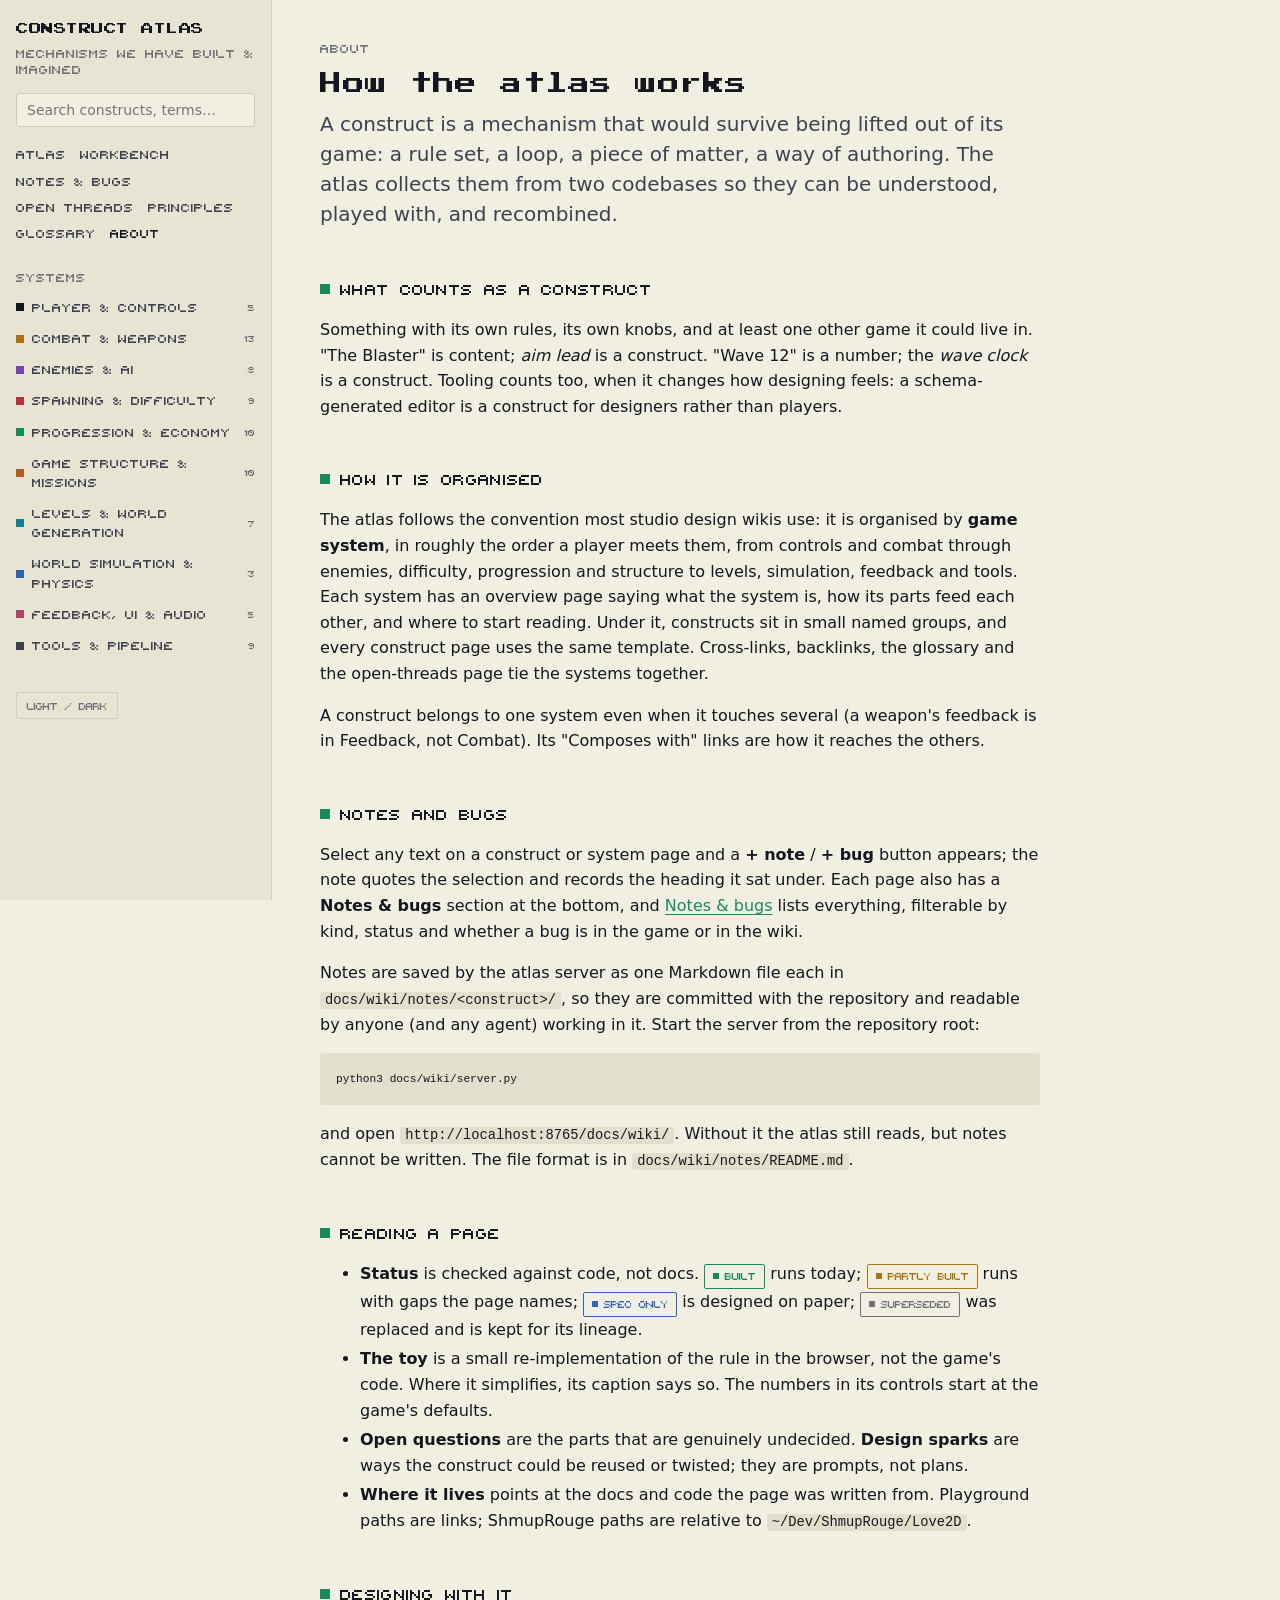
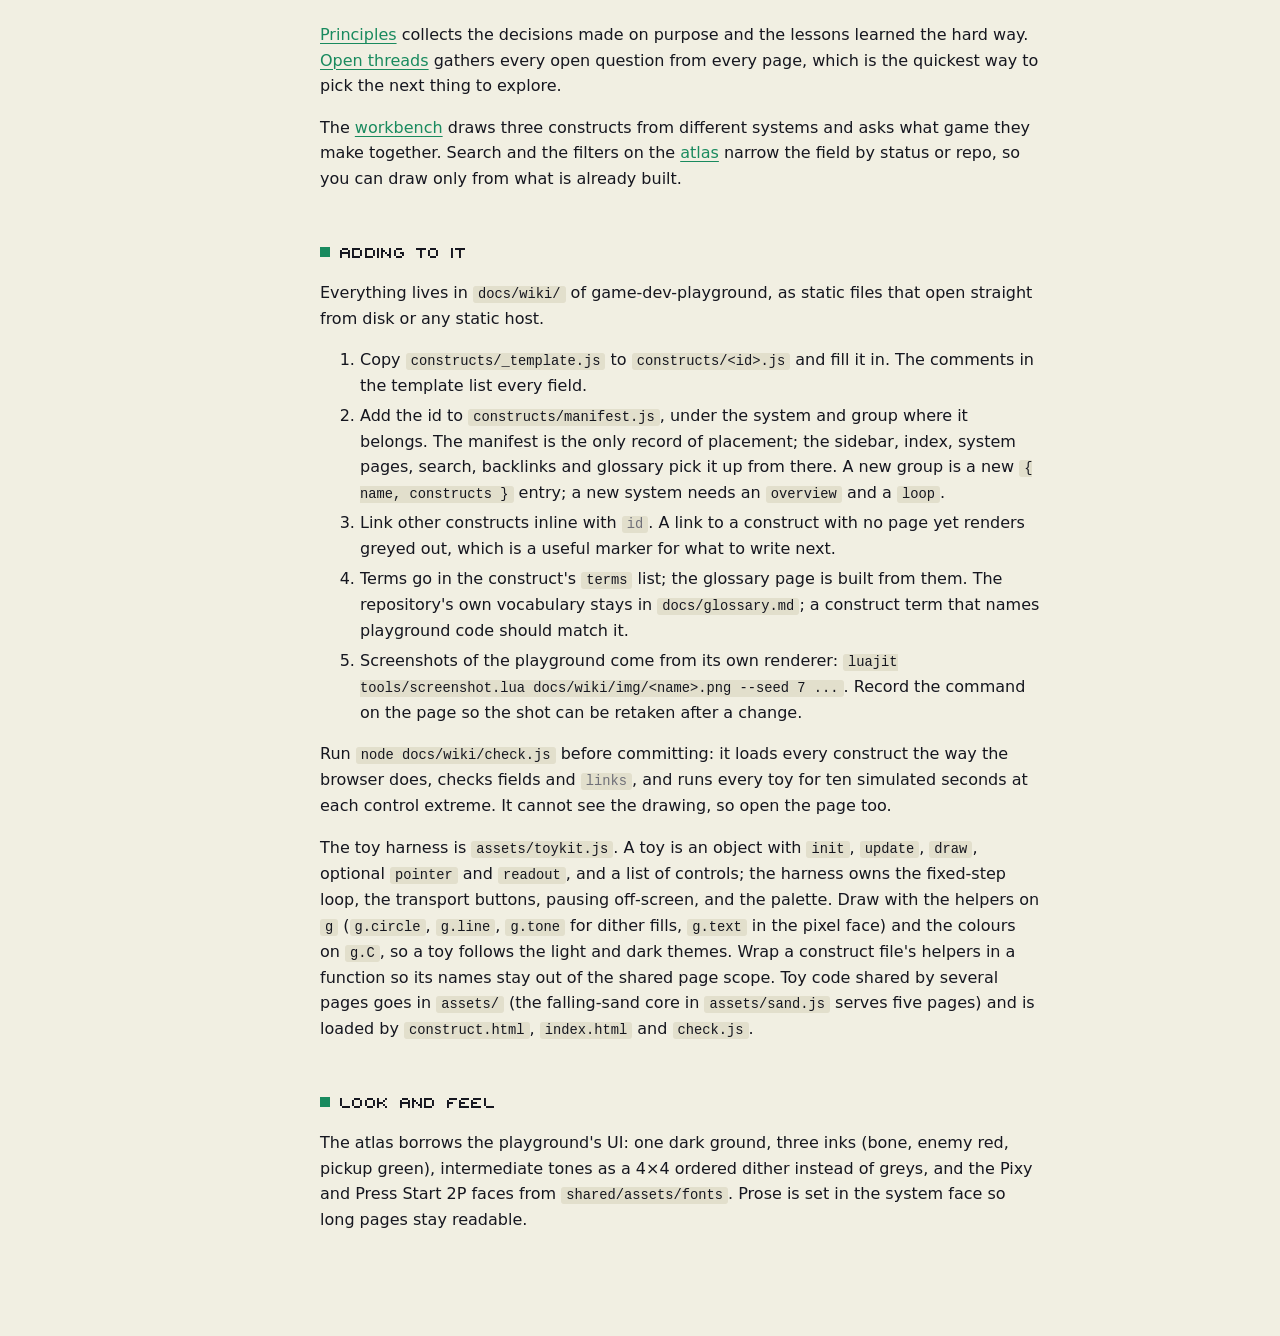
<file: docs/wiki/about.html>
<!doctype html>
<html lang="en">
<head>
  <meta charset="utf-8">
  <meta name="viewport" content="width=device-width, initial-scale=1">
  <title>About · Construct Atlas</title>
  <link rel="stylesheet" href="assets/wiki.css">
  <script src="assets/toykit.js"></script>
  <script src="assets/notes.js"></script>
  <script src="assets/wiki.js"></script>
</head>
<body>
  <template id="about">
    <div class="prose">
      <div class="kicker">About</div>
      <h1>How the atlas works</h1>
      <p class="lede">A construct is a mechanism that would survive being lifted out of its game: a rule set, a loop, a piece of matter, a way of authoring. The atlas collects them from two codebases so they can be understood, played with, and recombined.</p>

      <h2>What counts as a construct</h2>
      <p>Something with its own rules, its own knobs, and at least one other game it could live in. "The Blaster" is content; <em>aim lead</em> is a construct. "Wave 12" is a number; the <em>wave clock</em> is a construct. Tooling counts too, when it changes how designing feels: a schema-generated editor is a construct for designers rather than players.</p>

      <h2>How it is organised</h2>
      <p>The atlas follows the convention most studio design wikis use: it is organised by <b>game system</b>, in roughly the order a player meets them, from controls and combat through enemies, difficulty, progression and structure to levels, simulation, feedback and tools. Each system has an overview page saying what the system is, how its parts feed each other, and where to start reading. Under it, constructs sit in small named groups, and every construct page uses the same template. Cross-links, backlinks, the glossary and the open-threads page tie the systems together.</p>
      <p>A construct belongs to one system even when it touches several (a weapon's feedback is in Feedback, not Combat). Its "Composes with" links are how it reaches the others.</p>

      <h2>Notes and bugs</h2>
      <p>Select any text on a construct or system page and a <b>+ note</b> / <b>+ bug</b> button appears; the note quotes the selection and records the heading it sat under. Each page also has a <b>Notes &amp; bugs</b> section at the bottom, and <a href="notes.html">Notes &amp; bugs</a> lists everything, filterable by kind, status and whether a bug is in the game or in the wiki.</p>
      <p>Notes are saved by the atlas server as one Markdown file each in <code>docs/wiki/notes/&lt;construct&gt;/</code>, so they are committed with the repository and readable by anyone (and any agent) working in it. Start the server from the repository root:</p>
      <pre><code>python3 docs/wiki/server.py</code></pre>
      <p>and open <code>http://localhost:8765/docs/wiki/</code>. Without it the atlas still reads, but notes cannot be written. The file format is in <code>docs/wiki/notes/README.md</code>.</p>

      <h2>Reading a page</h2>
      <ul>
        <li><b>Status</b> is checked against code, not docs. <span class="chip built"><i></i>Built</span> runs today; <span class="chip partial"><i></i>Partly built</span> runs with gaps the page names; <span class="chip spec"><i></i>Spec only</span> is designed on paper; <span class="chip superseded"><i></i>Superseded</span> was replaced and is kept for its lineage.</li>
        <li><b>The toy</b> is a small re-implementation of the rule in the browser, not the game's code. Where it simplifies, its caption says so. The numbers in its controls start at the game's defaults.</li>
        <li><b>Open questions</b> are the parts that are genuinely undecided. <b>Design sparks</b> are ways the construct could be reused or twisted; they are prompts, not plans.</li>
        <li><b>Where it lives</b> points at the docs and code the page was written from. Playground paths are links; ShmupRouge paths are relative to <code>~/Dev/ShmupRouge/Love2D</code>.</li>
      </ul>

      <h2>Designing with it</h2>
      <p><a href="principles.html">Principles</a> collects the decisions made on purpose and the lessons learned the hard way. <a href="threads.html">Open threads</a> gathers every open question from every page, which is the quickest way to pick the next thing to explore.</p>
      <p>The <a href="workbench.html">workbench</a> draws three constructs from different systems and asks what game they make together. Search and the filters on the <a href="index.html">atlas</a> narrow the field by status or repo, so you can draw only from what is already built.</p>

      <h2>Adding to it</h2>
      <p>Everything lives in <code>docs/wiki/</code> of game-dev-playground, as static files that open straight from disk or any static host.</p>
      <ol>
        <li>Copy <code>constructs/_template.js</code> to <code>constructs/&lt;id&gt;.js</code> and fill it in. The comments in the template list every field.</li>
        <li>Add the id to <code>constructs/manifest.js</code>, under the system and group where it belongs. The manifest is the only record of placement; the sidebar, index, system pages, search, backlinks and glossary pick it up from there. A new group is a new <code>{ name, constructs }</code> entry; a new system needs an <code>overview</code> and a <code>loop</code>.</li>
        <li>Link other constructs inline with <code>[[id]]</code>. A link to a construct with no page yet renders greyed out, which is a useful marker for what to write next.</li>
        <li>Terms go in the construct's <code>terms</code> list; the glossary page is built from them. The repository's own vocabulary stays in <code>docs/glossary.md</code>; a construct term that names playground code should match it.</li>
        <li>Screenshots of the playground come from its own renderer: <code>luajit tools/screenshot.lua docs/wiki/img/&lt;name&gt;.png --seed 7 ...</code>. Record the command on the page so the shot can be retaken after a change.</li>
      </ol>
      <p>Run <code>node docs/wiki/check.js</code> before committing: it loads every construct the way the browser does, checks fields and <code>[[links]]</code>, and runs every toy for ten simulated seconds at each control extreme. It cannot see the drawing, so open the page too.</p>
      <p>The toy harness is <code>assets/toykit.js</code>. A toy is an object with <code>init</code>, <code>update</code>, <code>draw</code>, optional <code>pointer</code> and <code>readout</code>, and a list of controls; the harness owns the fixed-step loop, the transport buttons, pausing off-screen, and the palette. Draw with the helpers on <code>g</code> (<code>g.circle</code>, <code>g.line</code>, <code>g.tone</code> for dither fills, <code>g.text</code> in the pixel face) and the colours on <code>g.C</code>, so a toy follows the light and dark themes. Wrap a construct file's helpers in a function so its names stay out of the shared page scope. Toy code shared by several pages goes in <code>assets/</code> (the falling-sand core in <code>assets/sand.js</code> serves five pages) and is loaded by <code>construct.html</code>, <code>index.html</code> and <code>check.js</code>.</p>

      <h2>Look and feel</h2>
      <p>The atlas borrows the playground's UI: one dark ground, three inks (bone, enemy red, pickup green), intermediate tones as a 4×4 ordered dither instead of greys, and the Pixy and Press Start 2P faces from <code>shared/assets/fonts</code>. Prose is set in the system face so long pages stay readable.</p>
    </div>
  </template>
  <script>Wiki.page("about");</script>
</body>
</html>
</file>
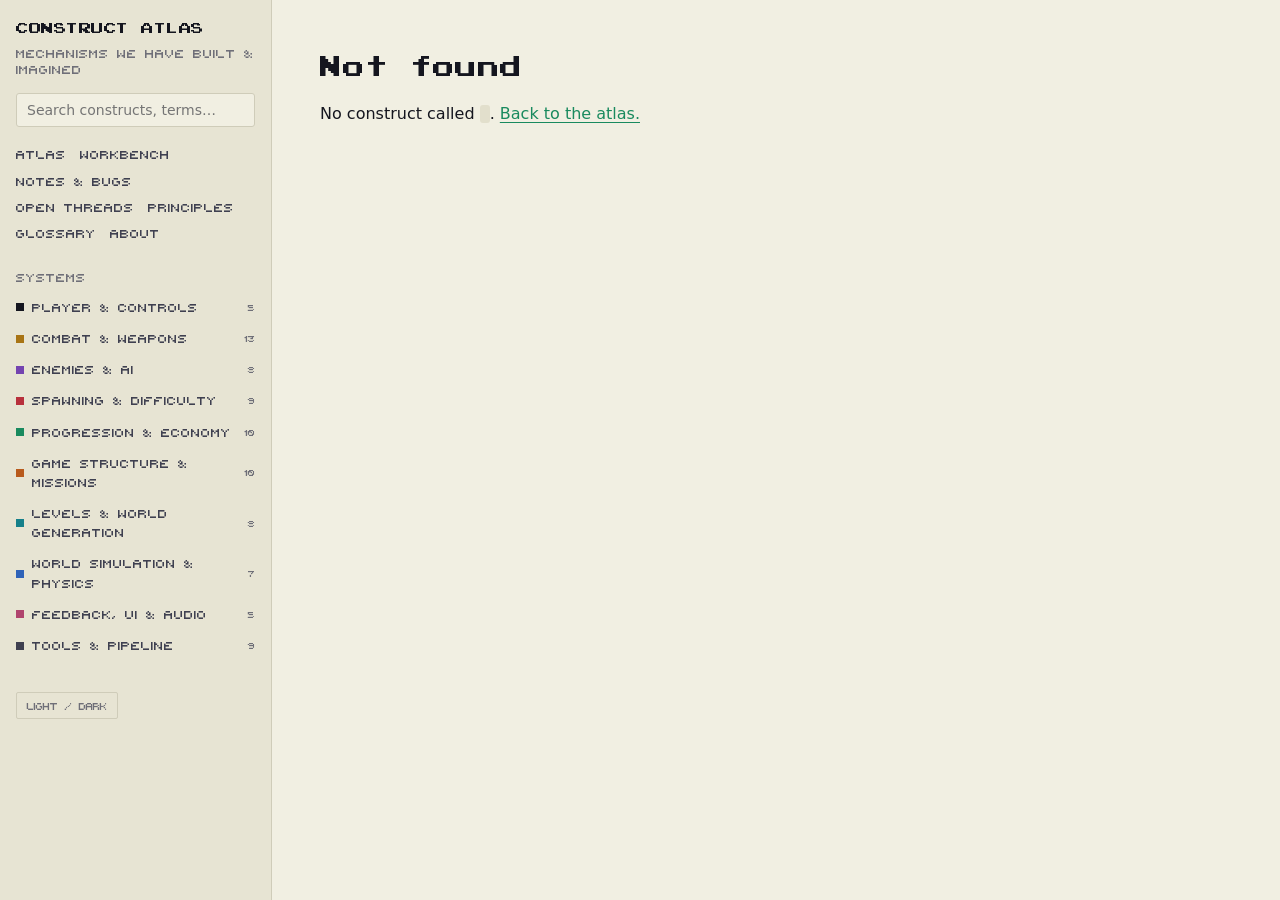
<file: docs/wiki/construct.html>
<!doctype html>
<html lang="en">
<head>
  <meta charset="utf-8">
  <meta name="viewport" content="width=device-width, initial-scale=1">
  <title>Construct Atlas</title>
  <link rel="stylesheet" href="assets/wiki.css">
  <script src="assets/toykit.js"></script>
  <script src="assets/sand.js"></script>
  <script src="assets/notes.js"></script>
  <script src="assets/wiki.js"></script>
</head>
<body>
  <noscript>The atlas renders its pages with JavaScript. The construct files in constructs/ are readable on their own.</noscript>
  <script>Wiki.page("construct");</script>
</body>
</html>
</file>
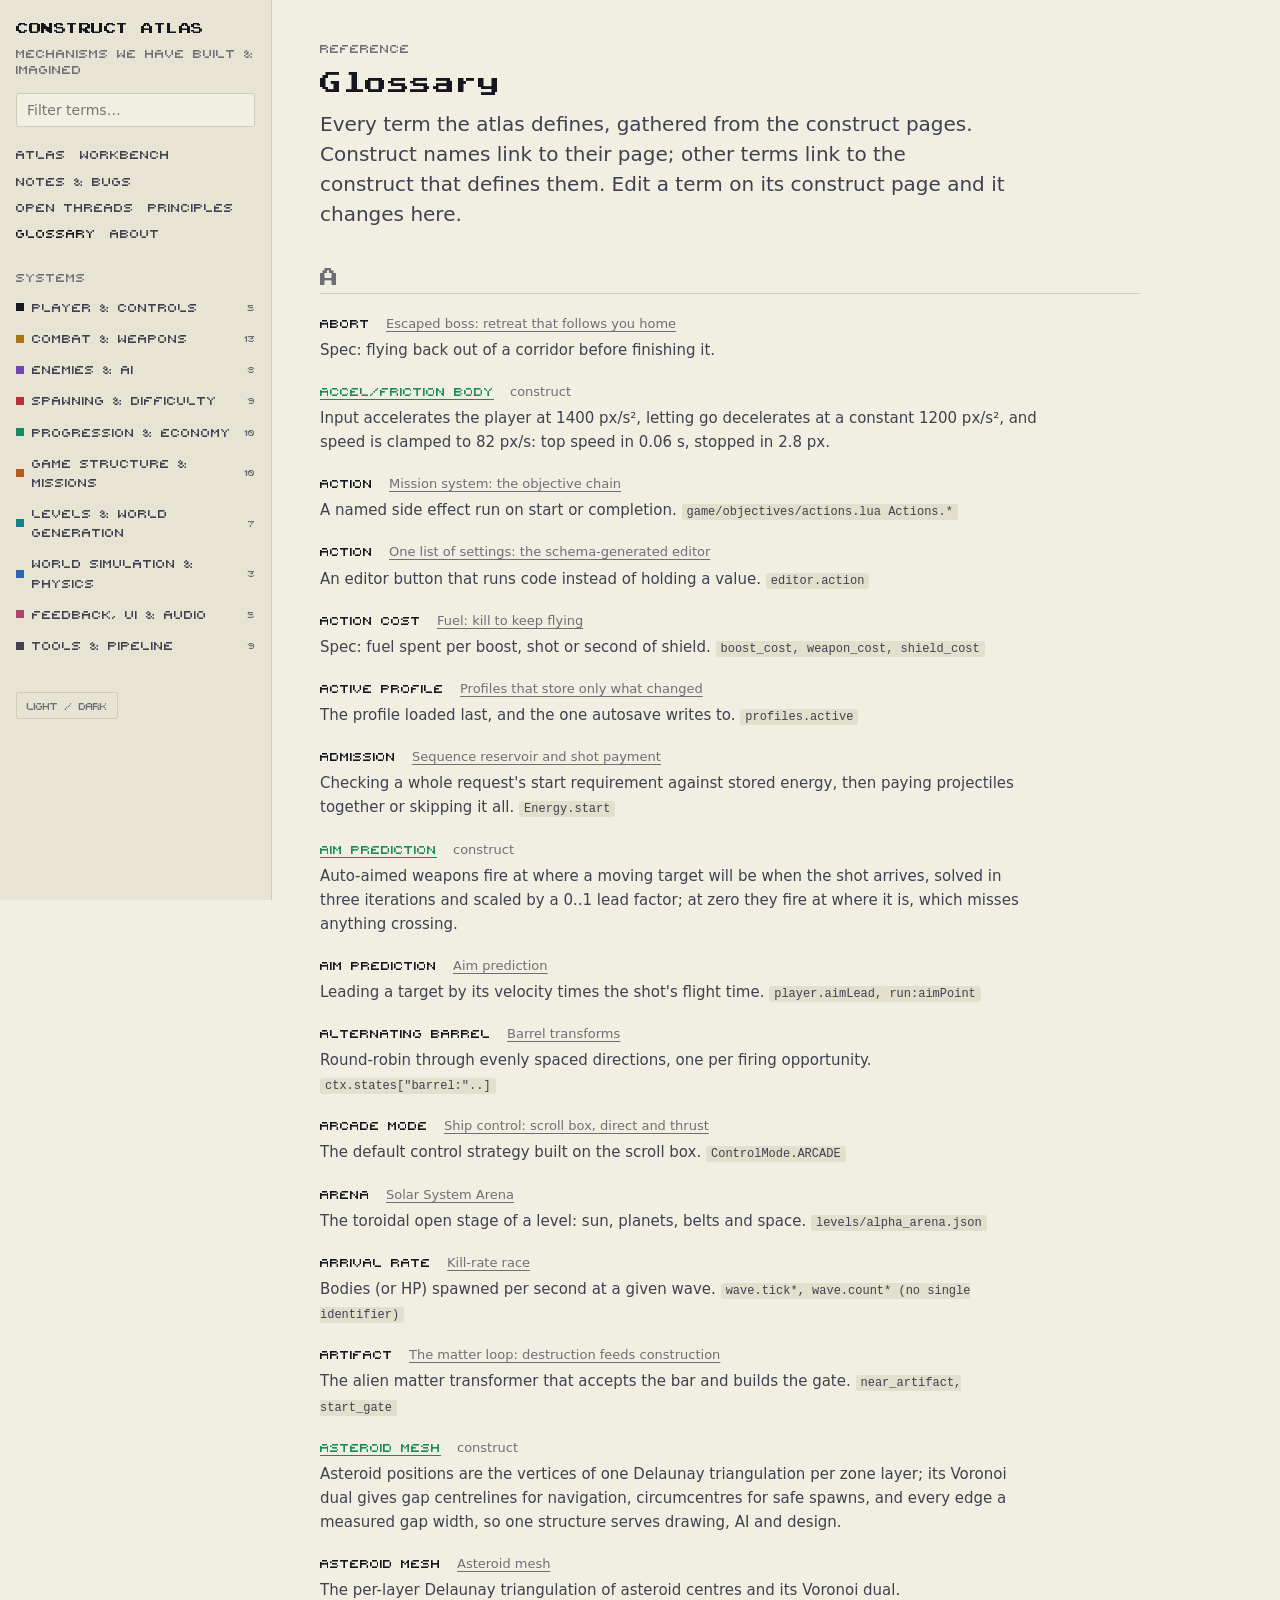
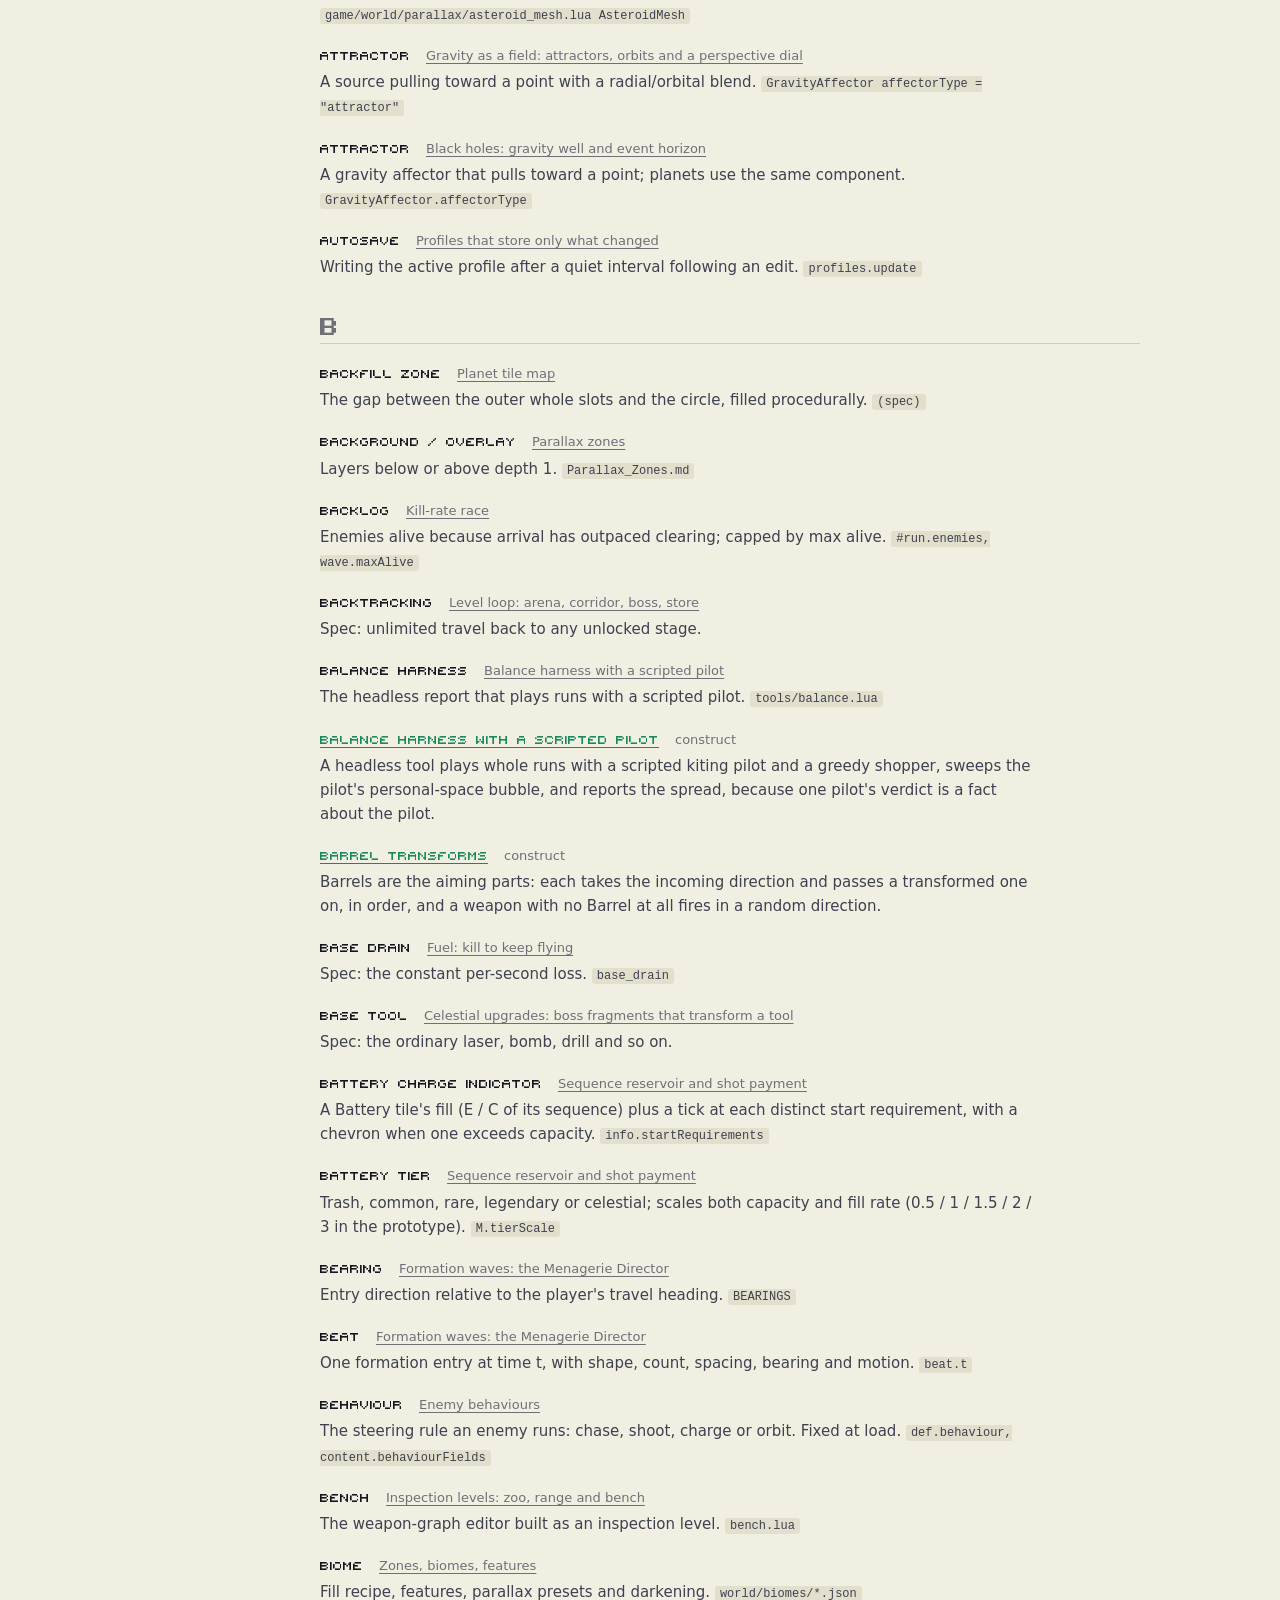
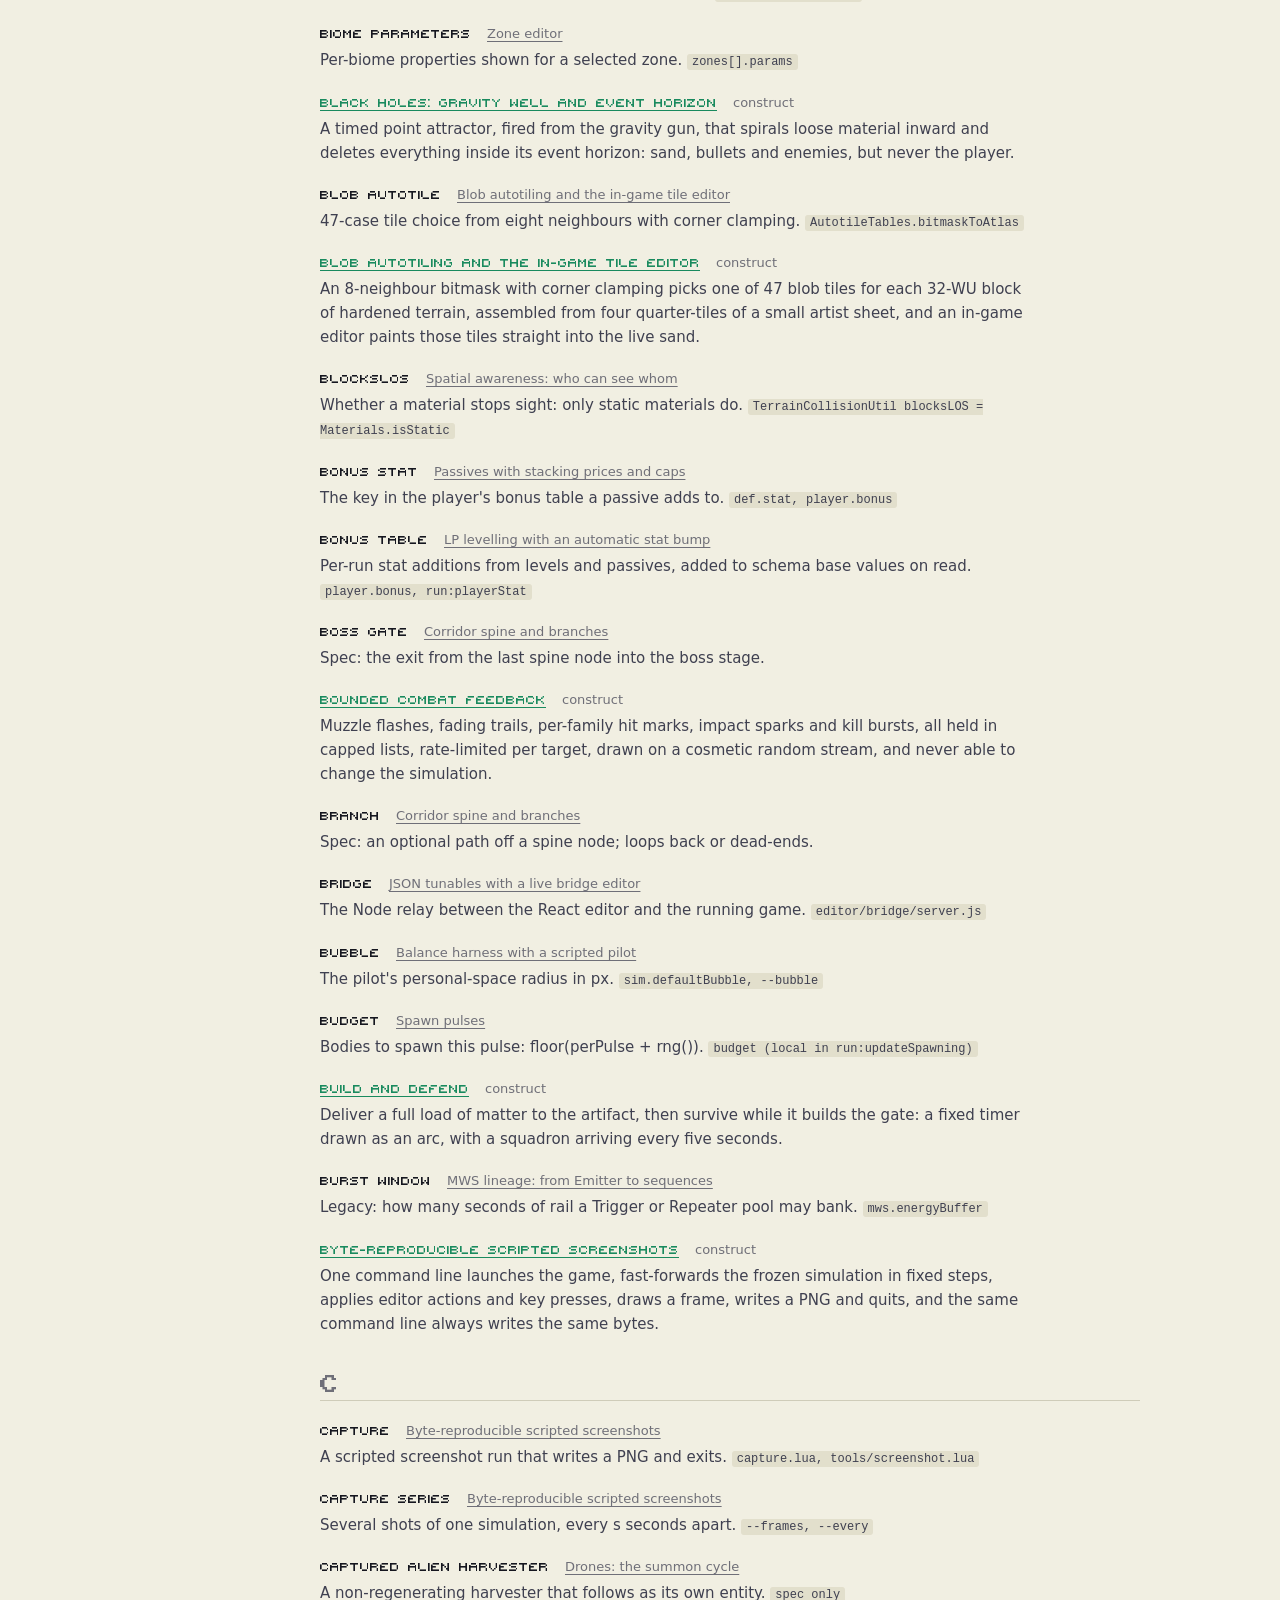
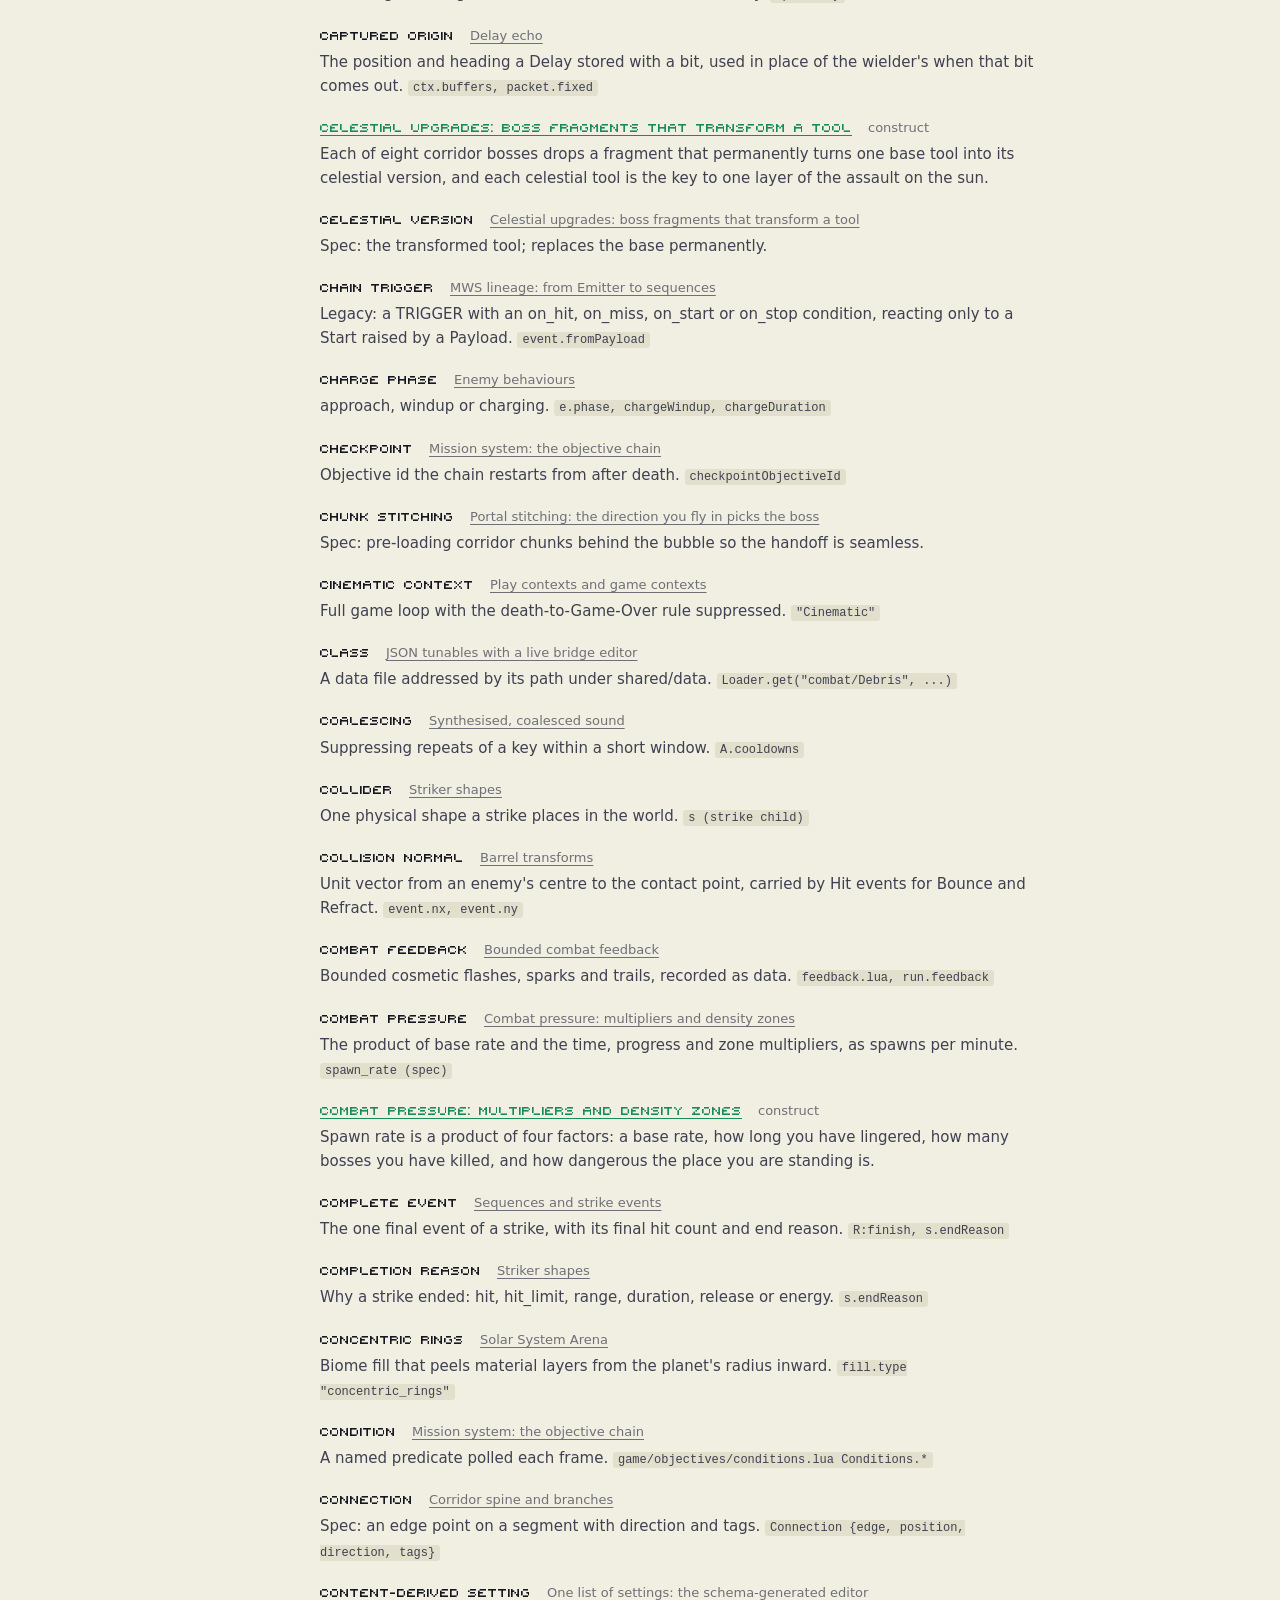
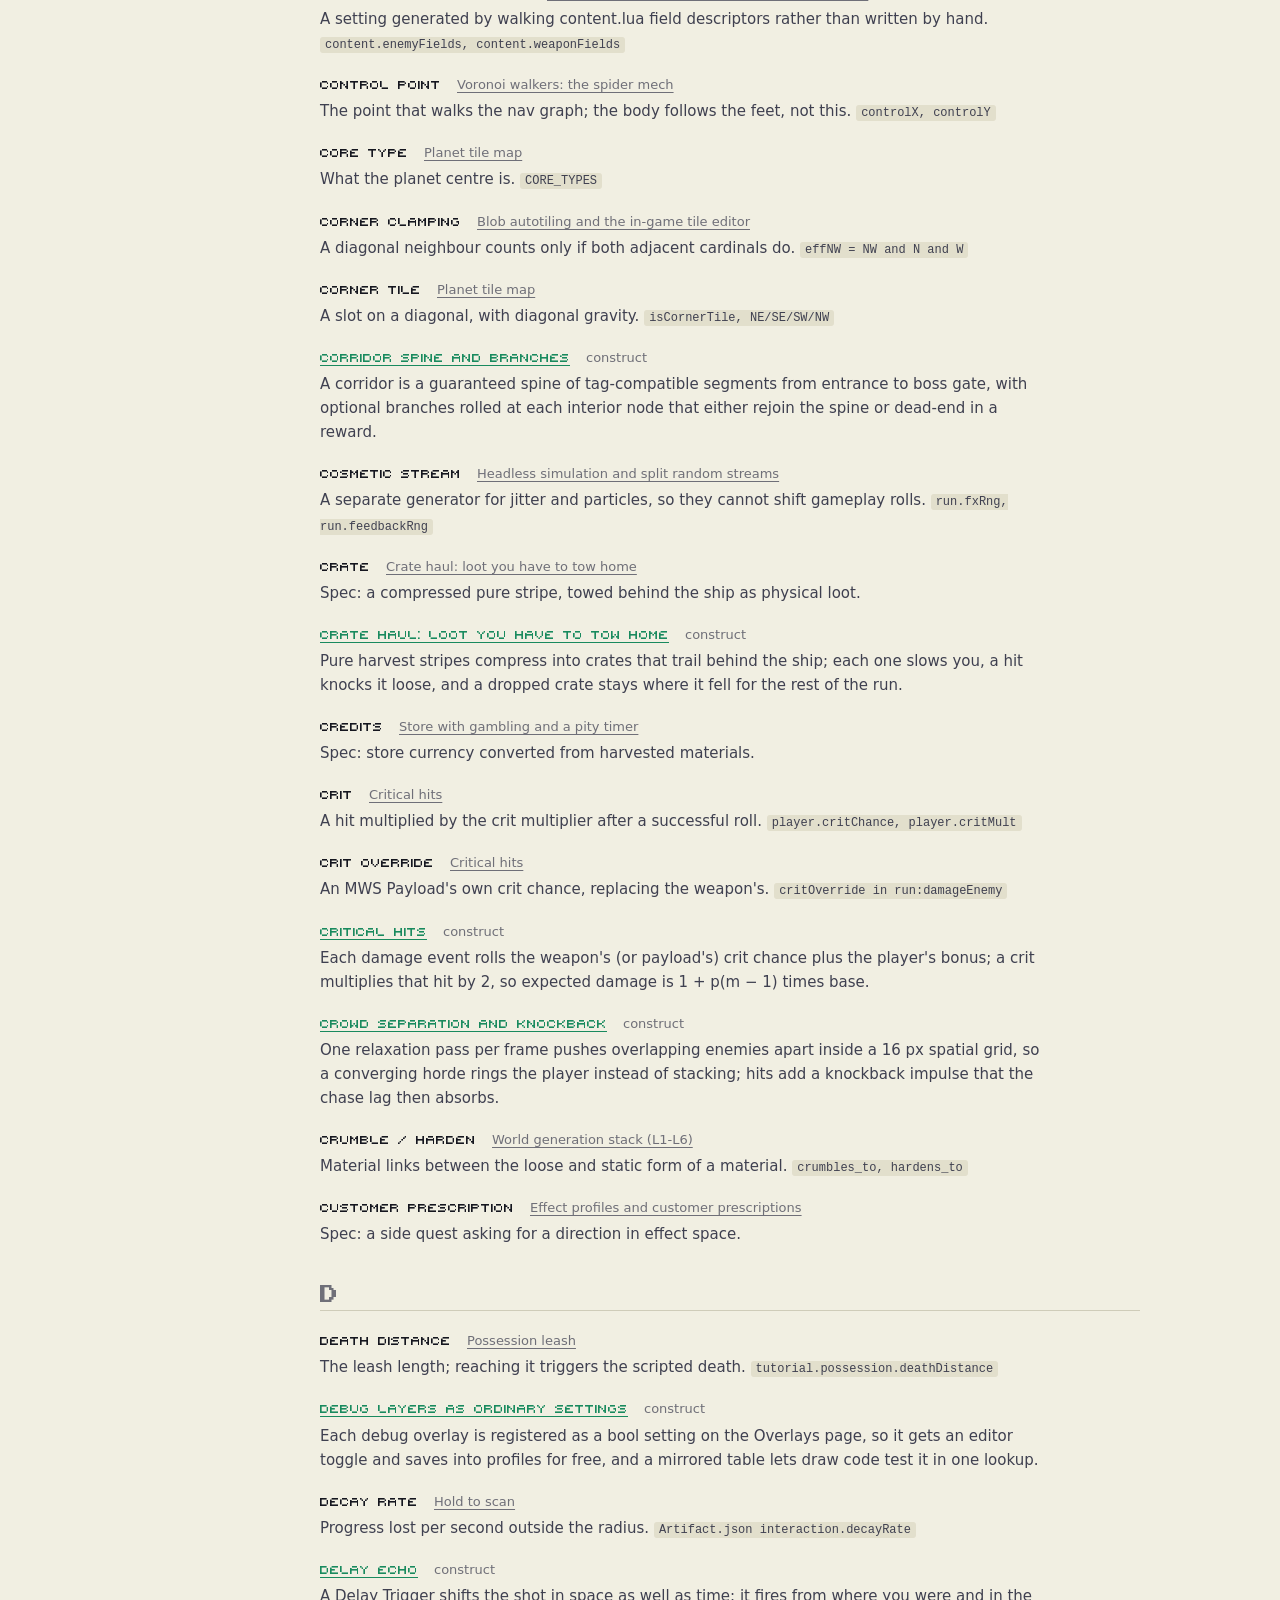
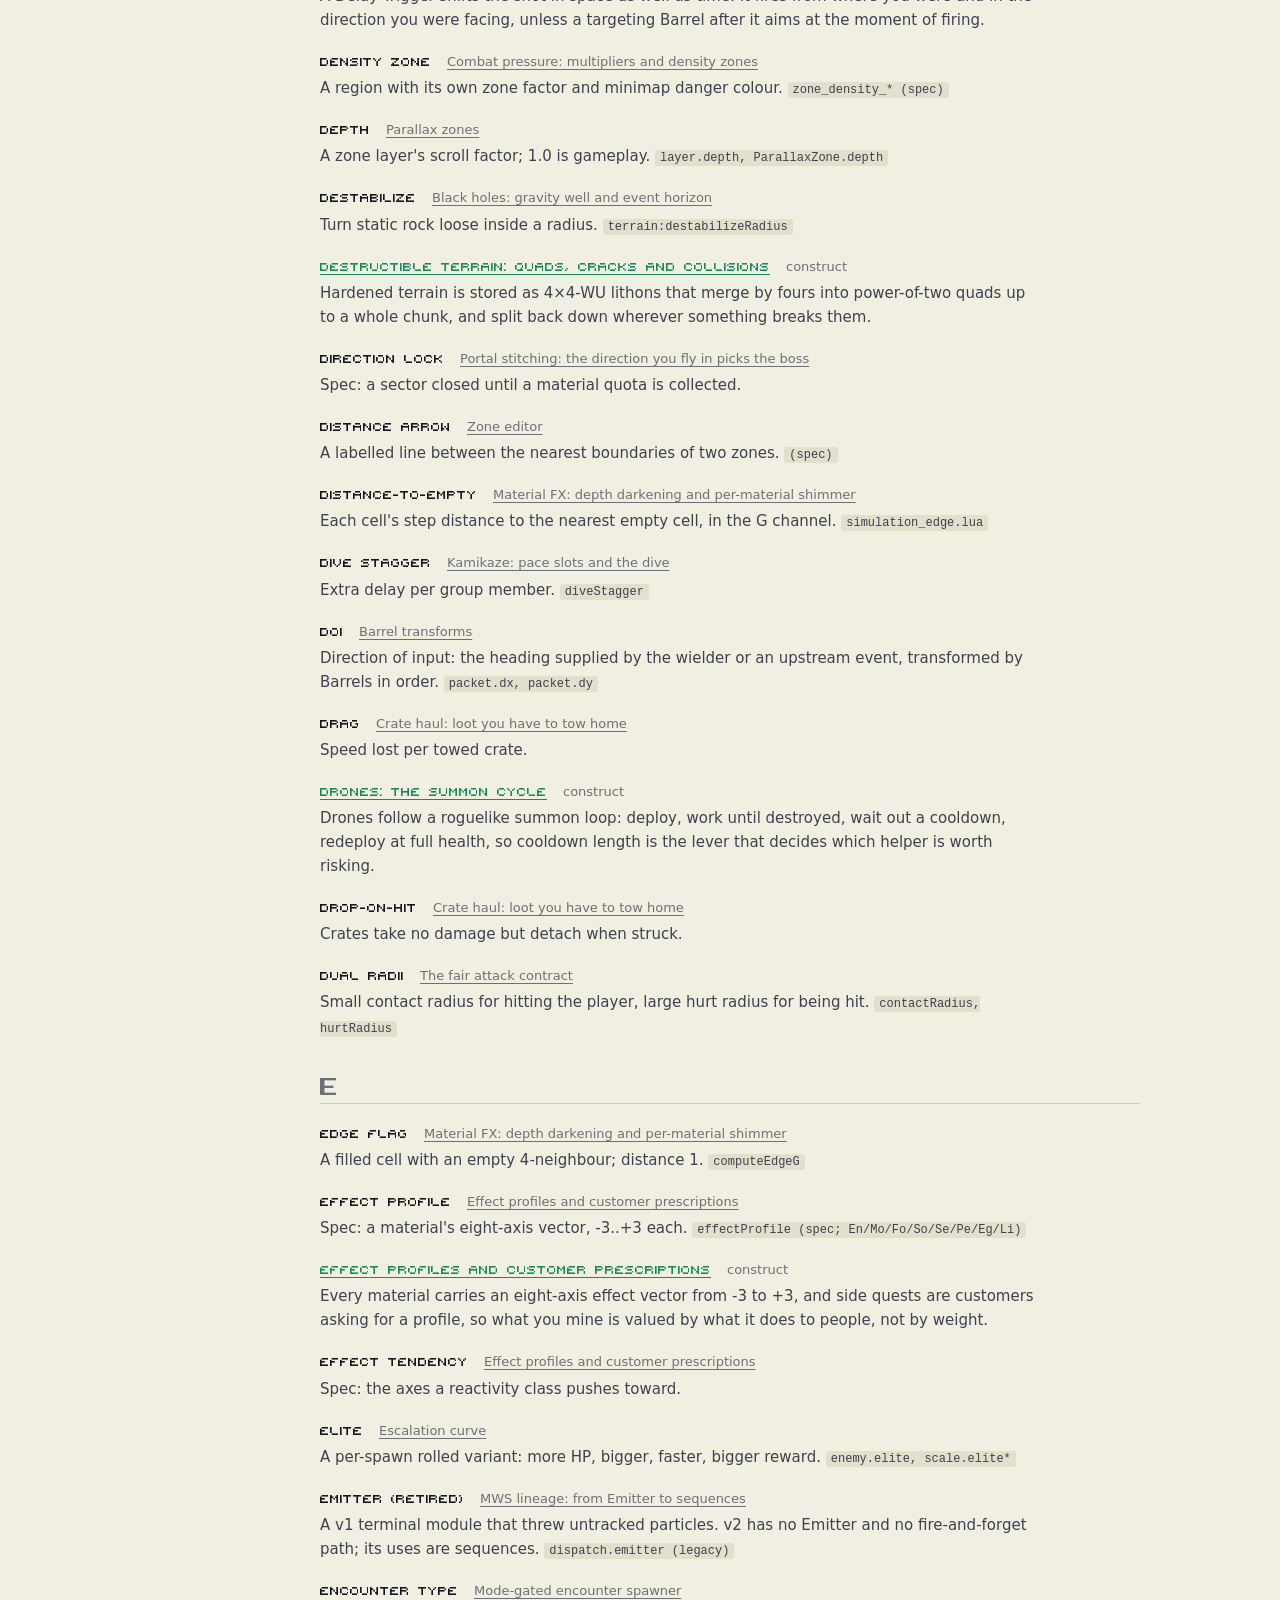
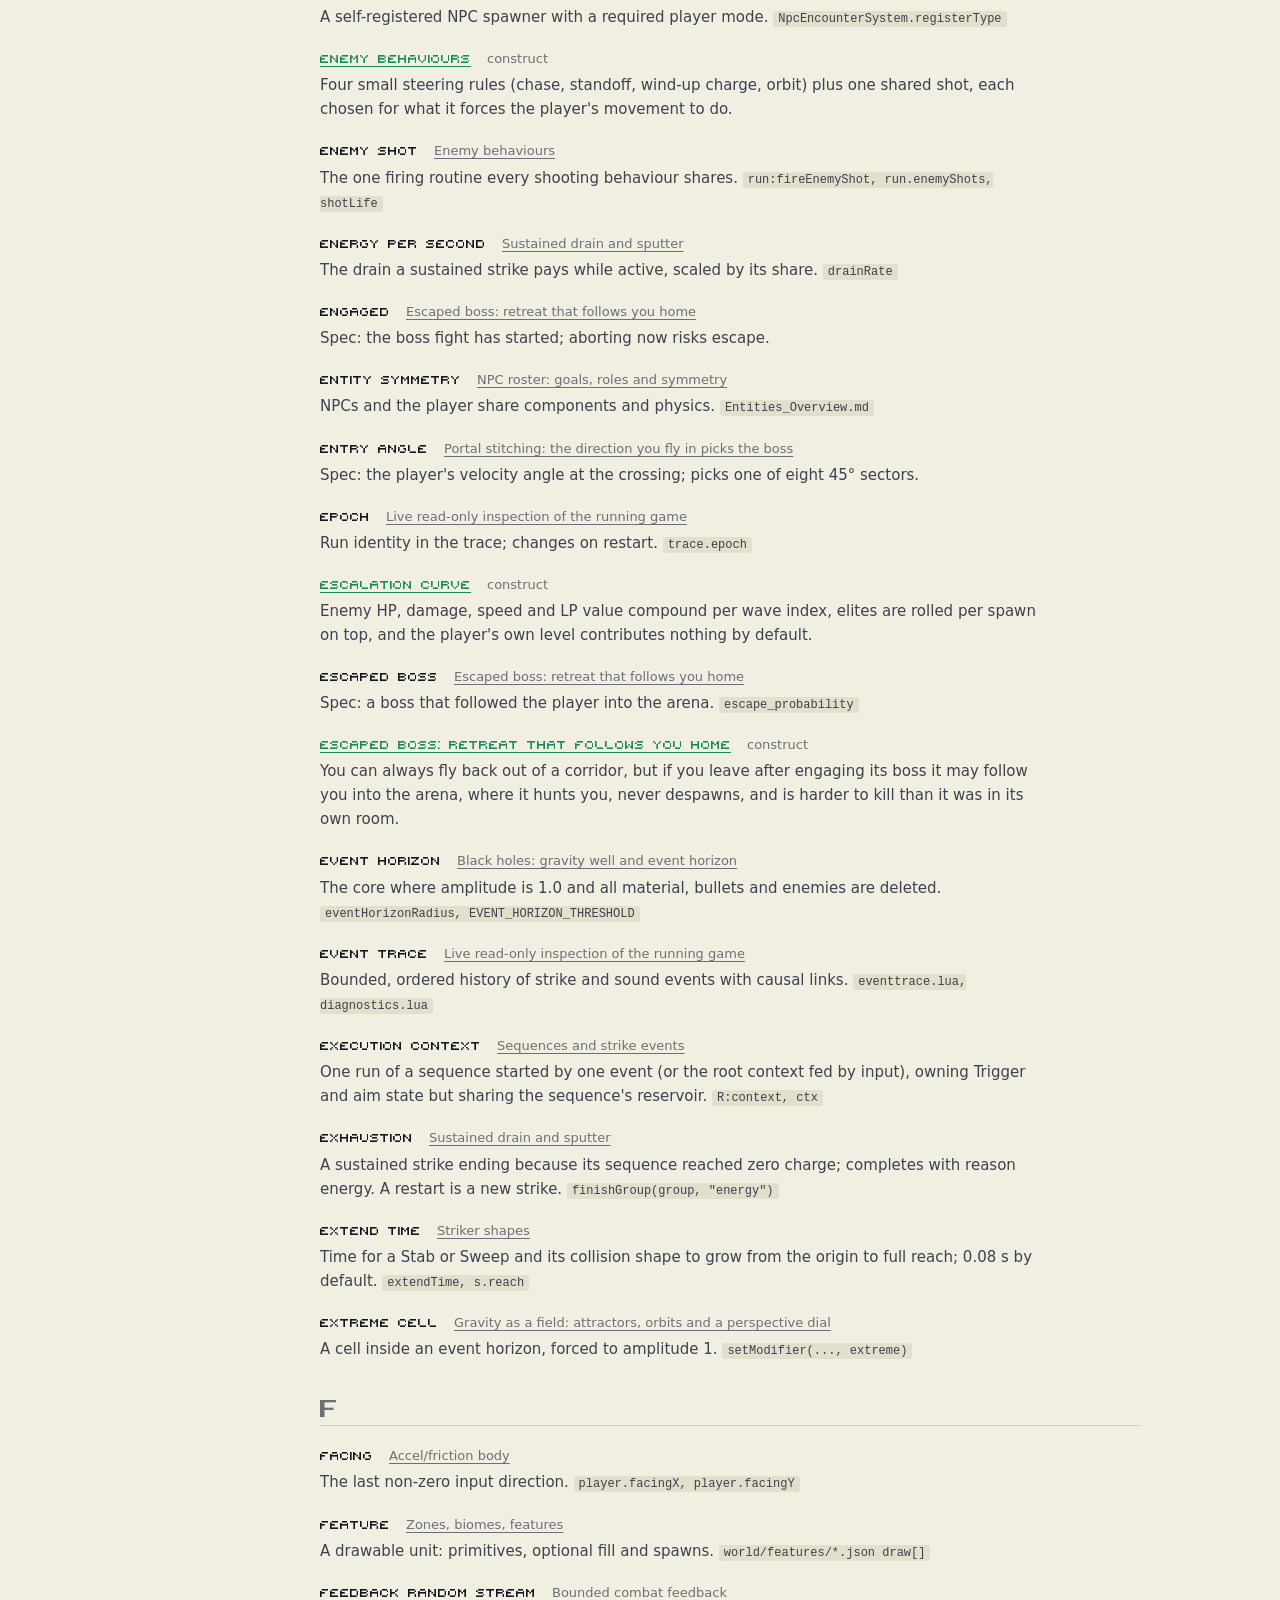
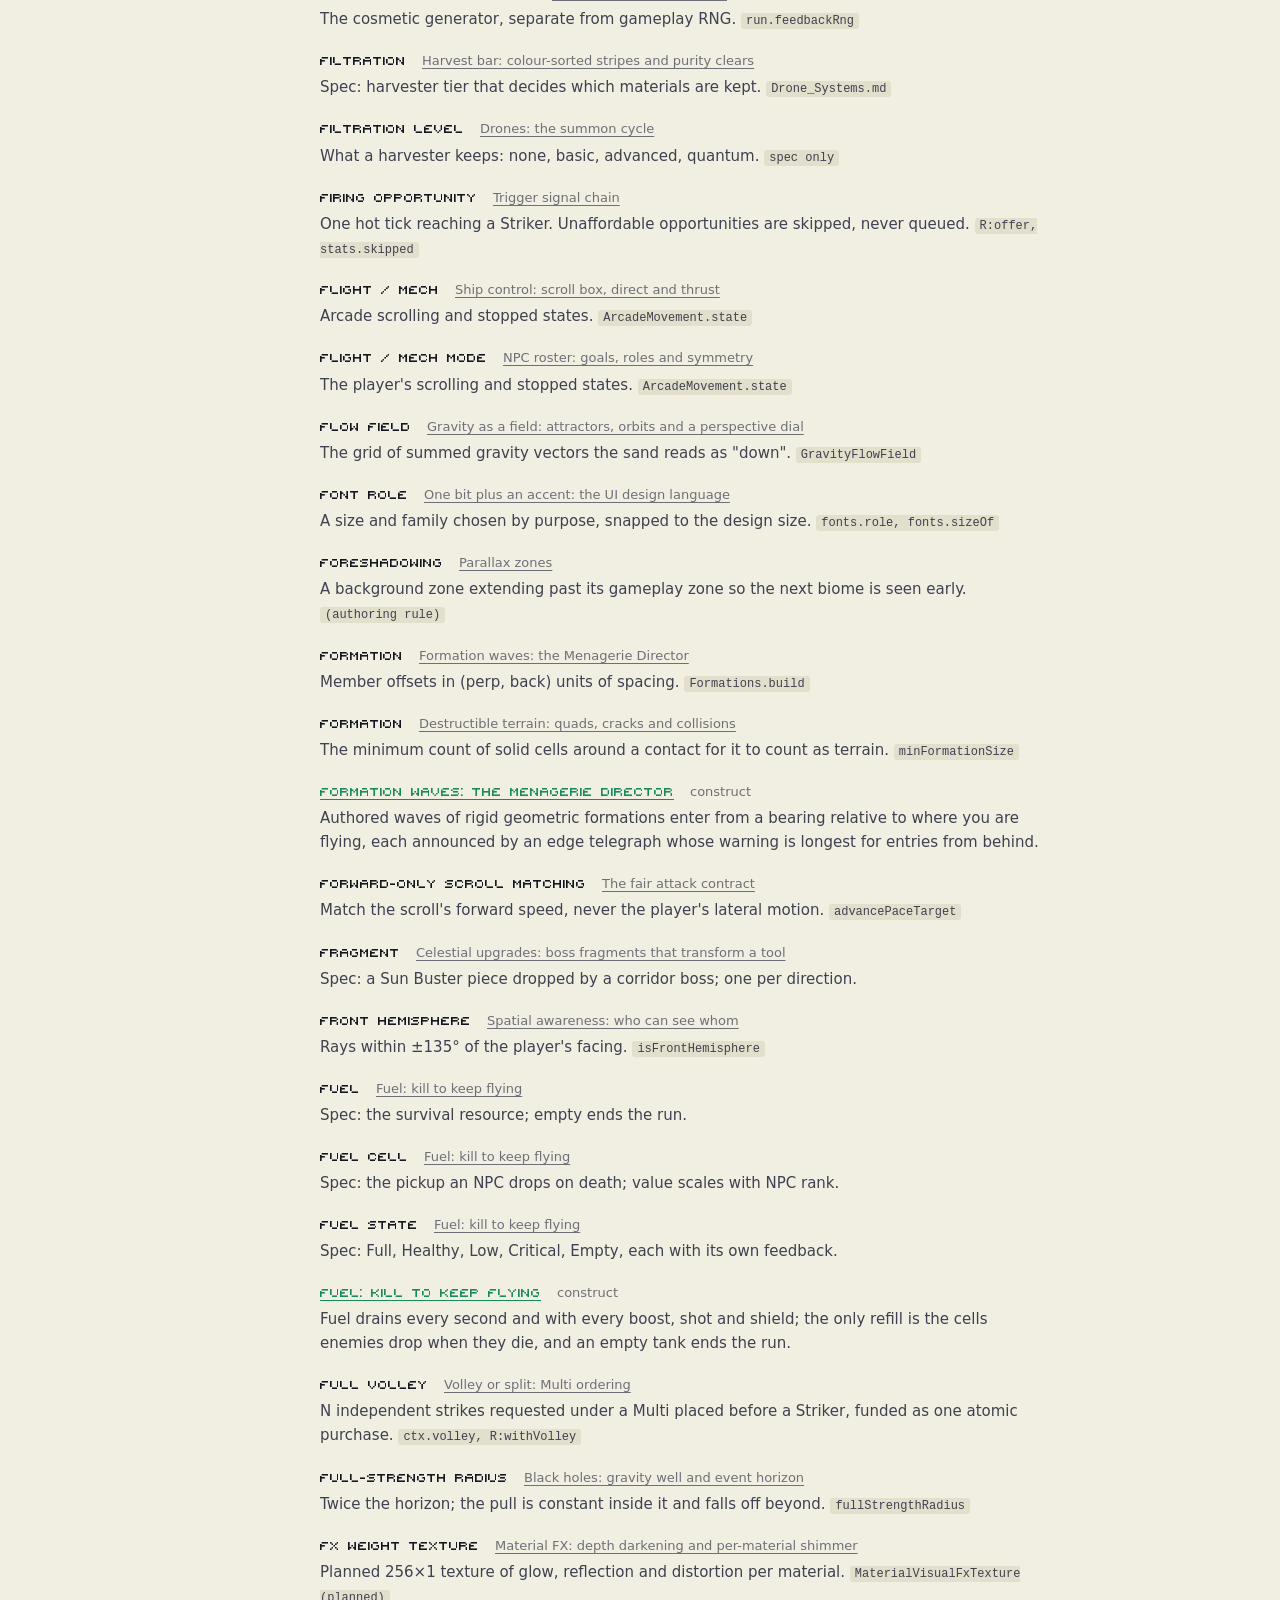
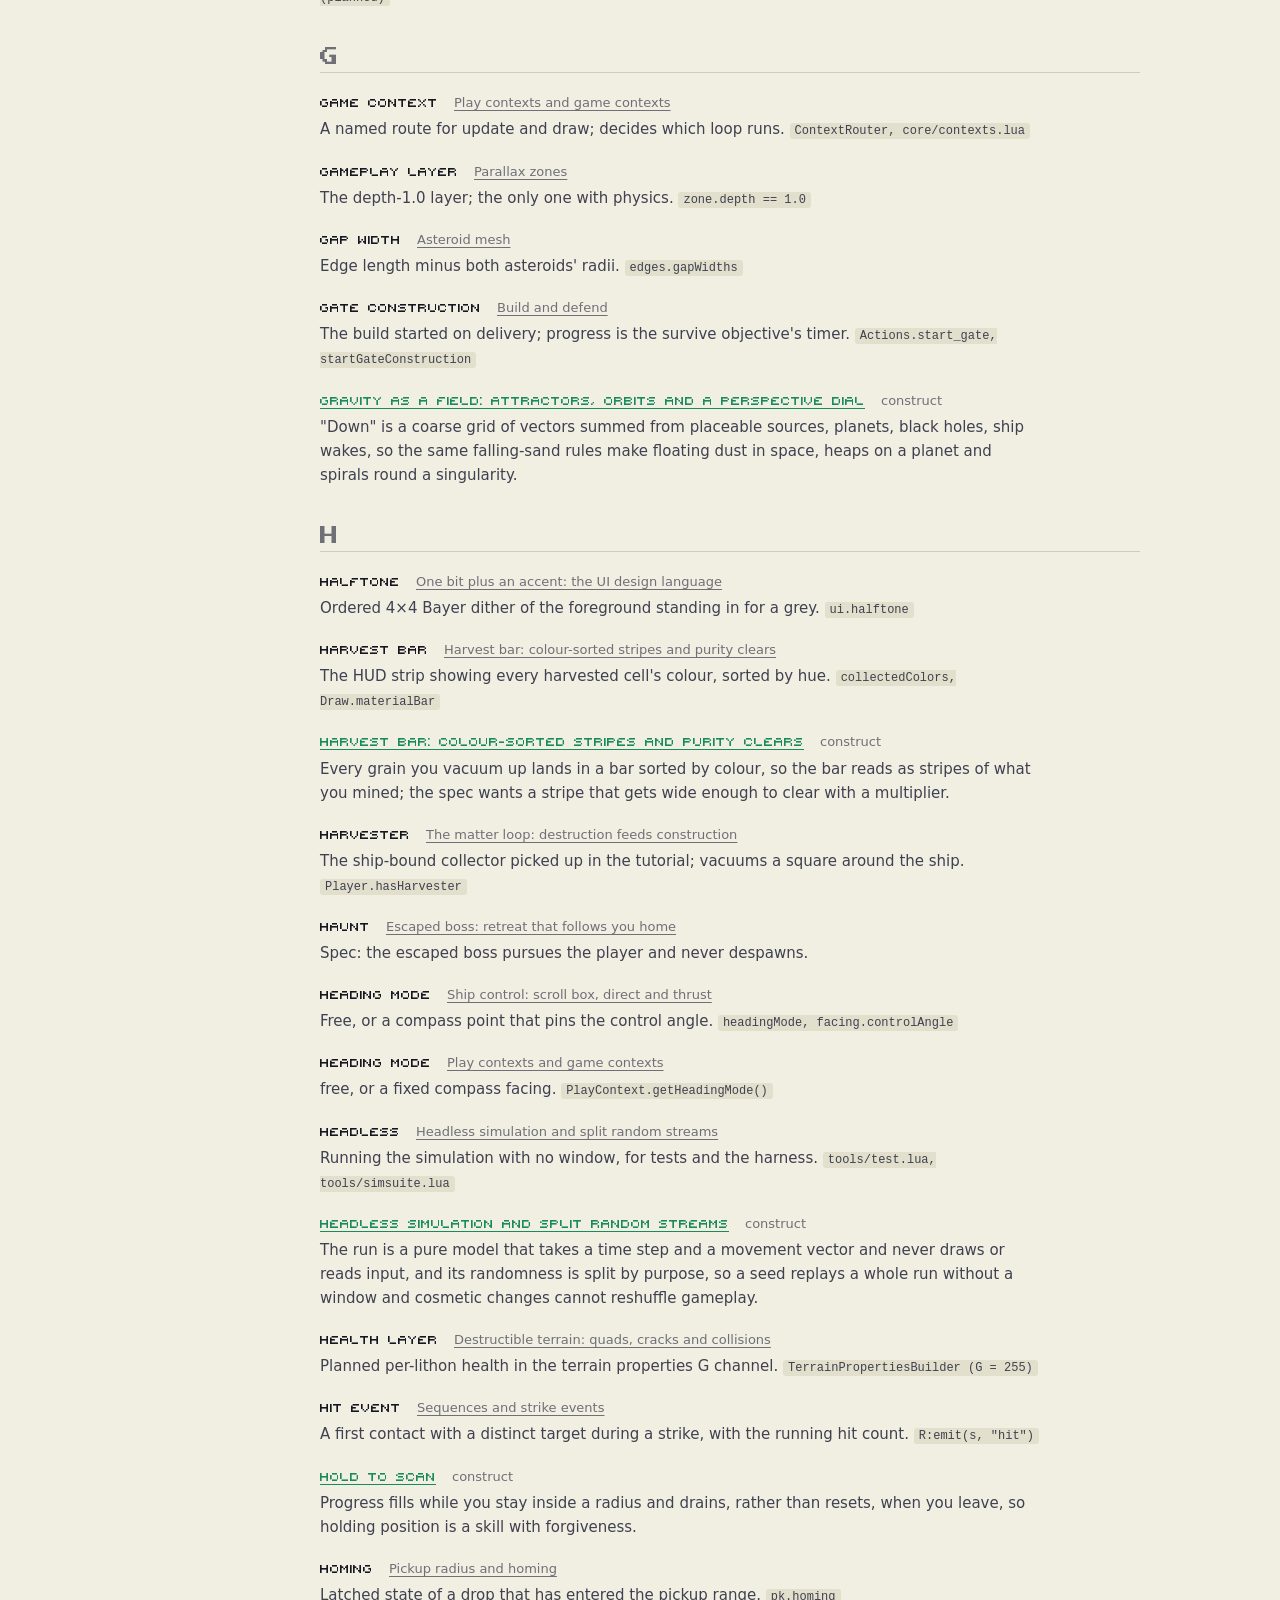
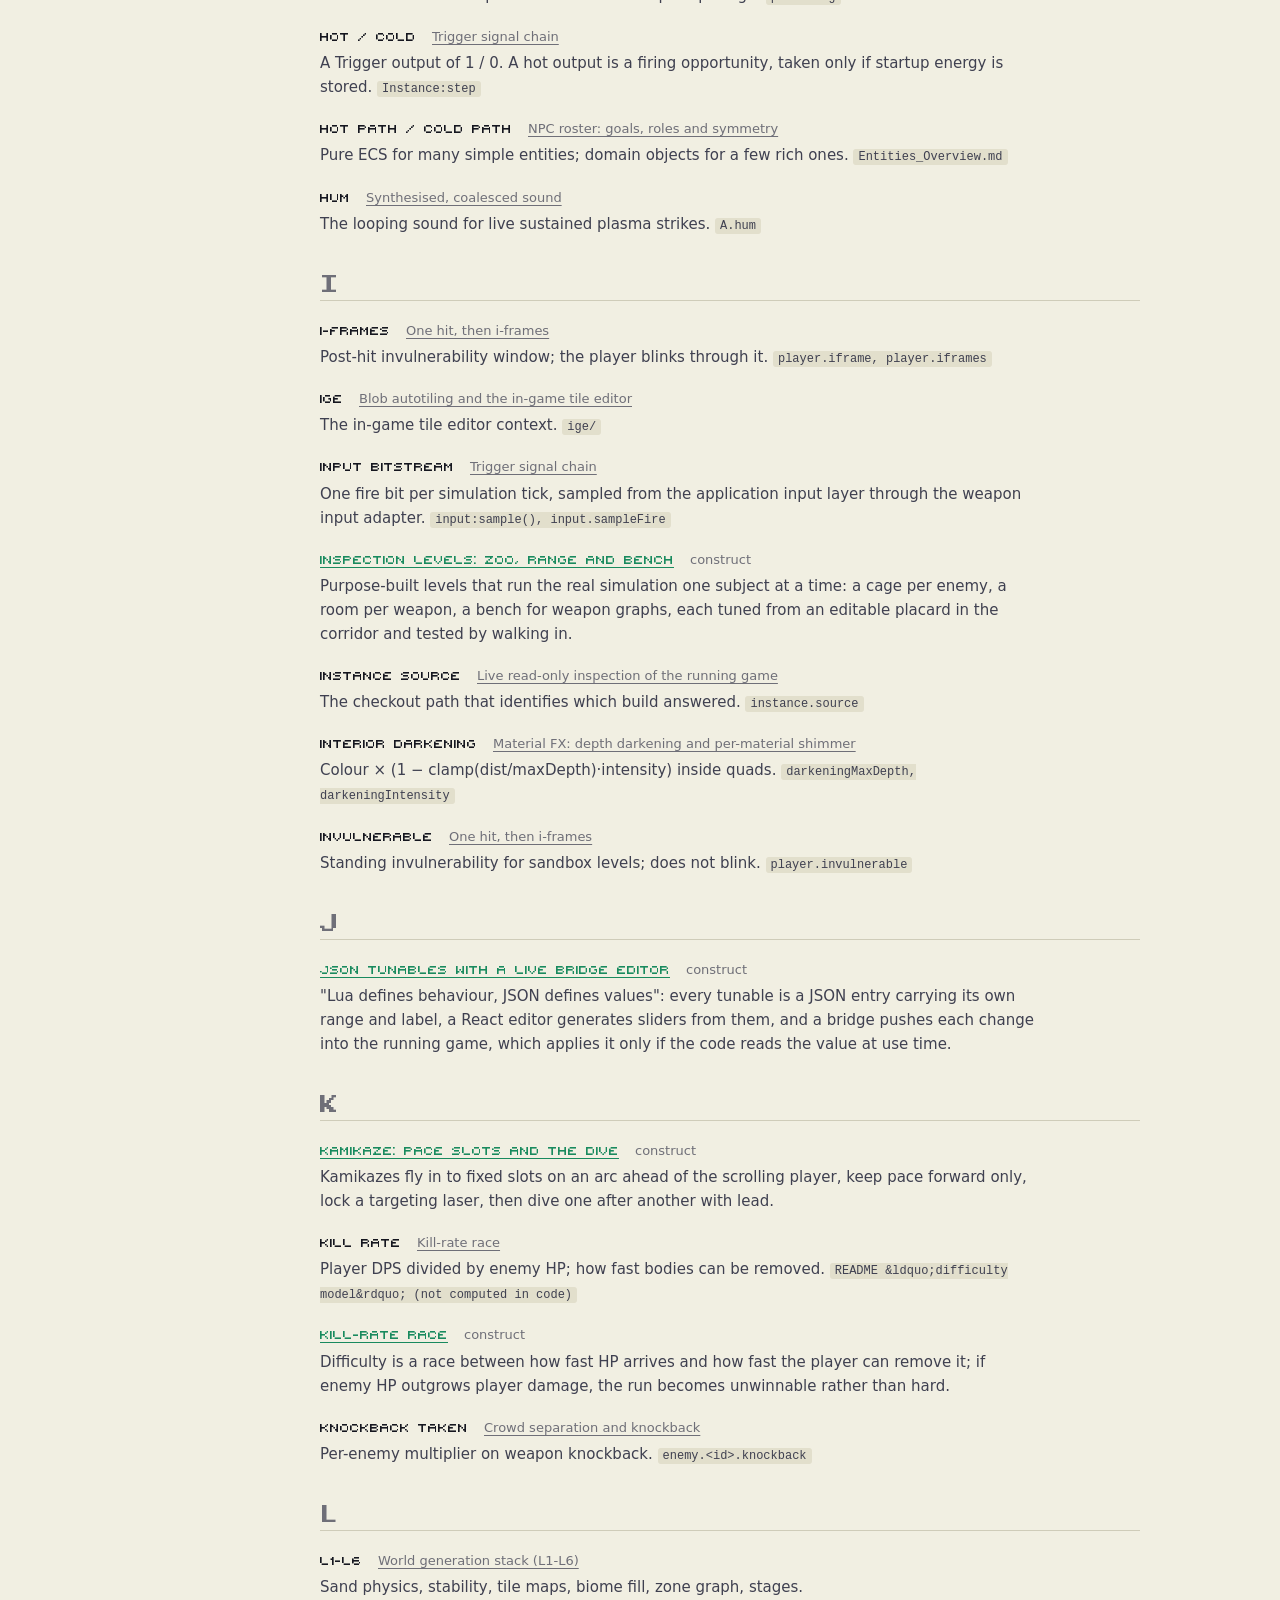
<file: docs/wiki/glossary.html>
<!doctype html>
<html lang="en">
<head>
  <meta charset="utf-8">
  <meta name="viewport" content="width=device-width, initial-scale=1">
  <title>Glossary · Construct Atlas</title>
  <link rel="stylesheet" href="assets/wiki.css">
  <script src="assets/toykit.js"></script>
  <script src="assets/notes.js"></script>
  <script src="assets/wiki.js"></script>
</head>
<body>
  <noscript>The atlas renders its pages with JavaScript. The construct files in constructs/ are readable on their own.</noscript>
  <script>Wiki.page("glossary");</script>
</body>
</html>
</file>
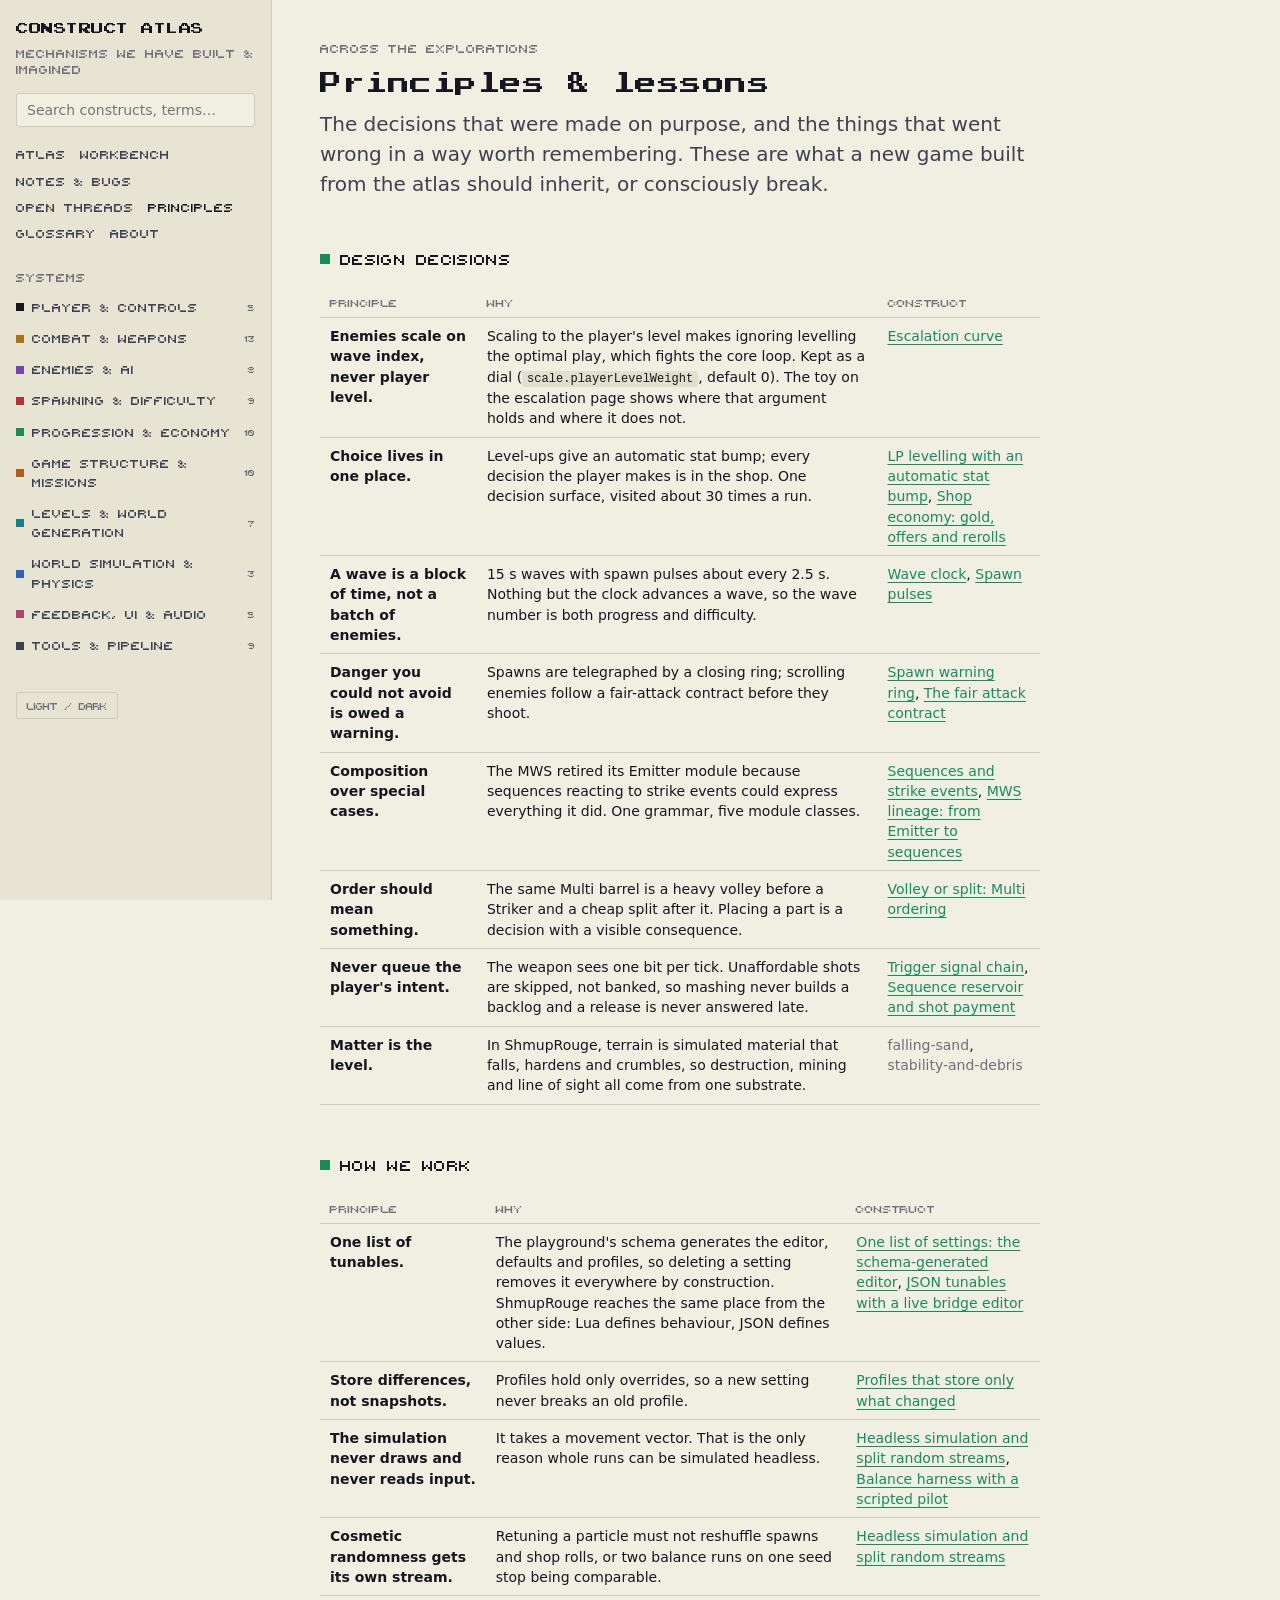
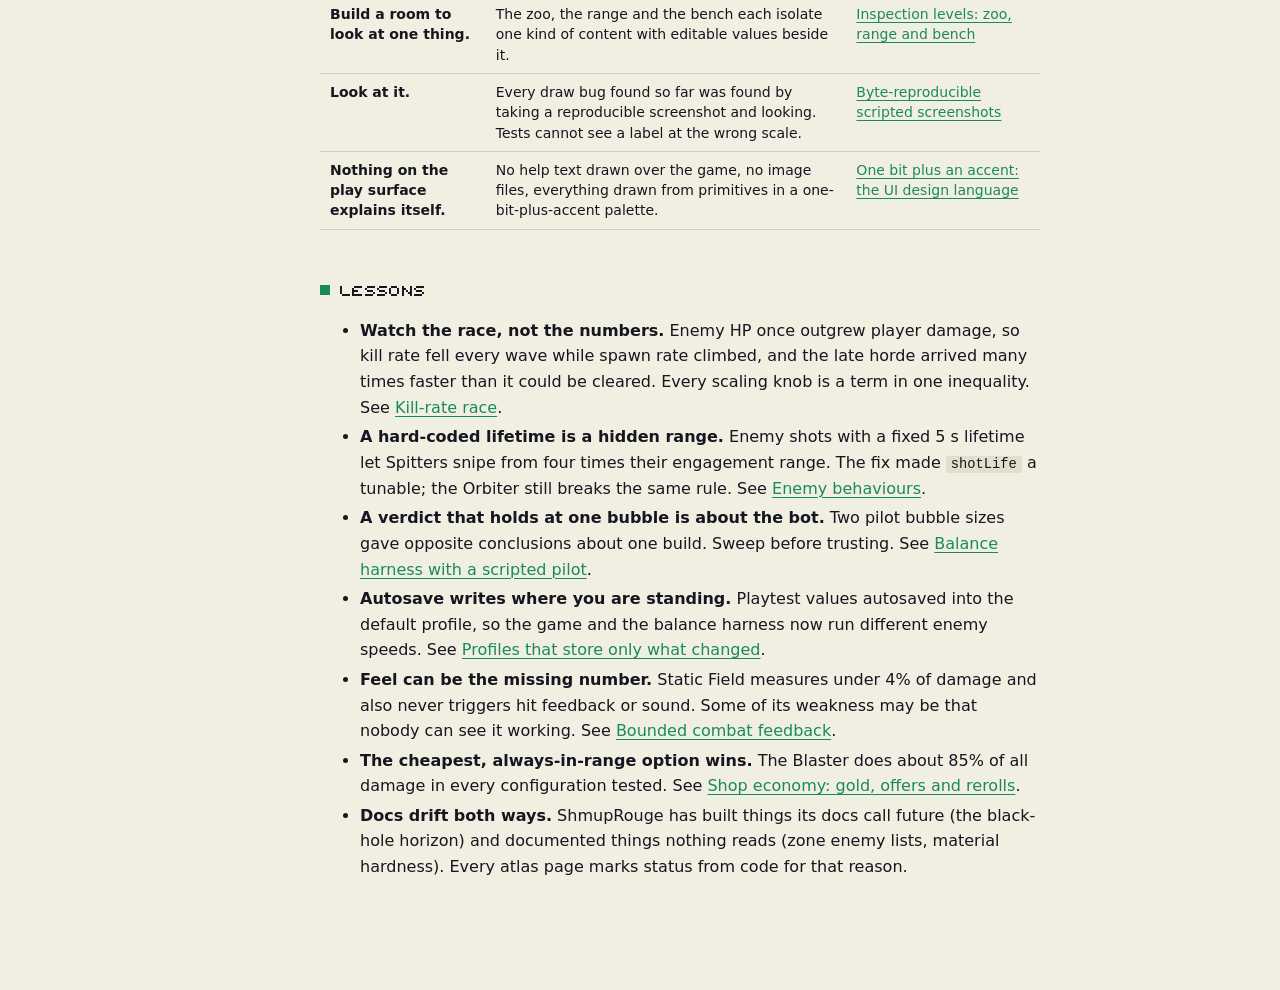
<file: docs/wiki/principles.html>
<!doctype html>
<html lang="en">
<head>
  <meta charset="utf-8">
  <meta name="viewport" content="width=device-width, initial-scale=1">
  <title>Principles · Construct Atlas</title>
  <link rel="stylesheet" href="assets/wiki.css">
  <script src="assets/toykit.js"></script>
  <script src="assets/notes.js"></script>
  <script src="assets/wiki.js"></script>
</head>
<body>
  <template id="about">
    <div class="prose">
      <div class="kicker">Across the explorations</div>
      <h1>Principles &amp; lessons</h1>
      <p class="lede">The decisions that were made on purpose, and the things that went wrong in a way worth remembering. These are what a new game built from the atlas should inherit, or consciously break.</p>

      <h2>Design decisions</h2>
      <div class="tbl-wrap"><table>
        <thead><tr><th>Principle</th><th>Why</th><th>Construct</th></tr></thead>
        <tbody>
          <tr><td><b>Enemies scale on wave index, never player level.</b></td><td>Scaling to the player's level makes ignoring levelling the optimal play, which fights the core loop. Kept as a dial (<code>scale.playerLevelWeight</code>, default 0). The toy on the escalation page shows where that argument holds and where it does not.</td><td>[[escalation-curve]]</td></tr>
          <tr><td><b>Choice lives in one place.</b></td><td>Level-ups give an automatic stat bump; every decision the player makes is in the shop. One decision surface, visited about 30 times a run.</td><td>[[lp-levelling]], [[shop-economy]]</td></tr>
          <tr><td><b>A wave is a block of time, not a batch of enemies.</b></td><td>15 s waves with spawn pulses about every 2.5 s. Nothing but the clock advances a wave, so the wave number is both progress and difficulty.</td><td>[[wave-clock]], [[spawn-pulse]]</td></tr>
          <tr><td><b>Danger you could not avoid is owed a warning.</b></td><td>Spawns are telegraphed by a closing ring; scrolling enemies follow a fair-attack contract before they shoot.</td><td>[[spawn-telegraph]], [[fair-attack-contract]]</td></tr>
          <tr><td><b>Composition over special cases.</b></td><td>The MWS retired its Emitter module because sequences reacting to strike events could express everything it did. One grammar, five module classes.</td><td>[[sequences]], [[mws-lineage]]</td></tr>
          <tr><td><b>Order should mean something.</b></td><td>The same Multi barrel is a heavy volley before a Striker and a cheap split after it. Placing a part is a decision with a visible consequence.</td><td>[[multi-ordering]]</td></tr>
          <tr><td><b>Never queue the player's intent.</b></td><td>The weapon sees one bit per tick. Unaffordable shots are skipped, not banked, so mashing never builds a backlog and a release is never answered late.</td><td>[[trigger-chain]], [[sequence-reservoir]]</td></tr>
          <tr><td><b>Matter is the level.</b></td><td>In ShmupRouge, terrain is simulated material that falls, hardens and crumbles, so destruction, mining and line of sight all come from one substrate.</td><td>[[falling-sand]], [[stability-and-debris]]</td></tr>
        </tbody>
      </table></div>

      <h2>How we work</h2>
      <div class="tbl-wrap"><table>
        <thead><tr><th>Principle</th><th>Why</th><th>Construct</th></tr></thead>
        <tbody>
          <tr><td><b>One list of tunables.</b></td><td>The playground's schema generates the editor, defaults and profiles, so deleting a setting removes it everywhere by construction. ShmupRouge reaches the same place from the other side: Lua defines behaviour, JSON defines values.</td><td>[[schema-editor]], [[json-tunables]]</td></tr>
          <tr><td><b>Store differences, not snapshots.</b></td><td>Profiles hold only overrides, so a new setting never breaks an old profile.</td><td>[[diff-profiles]]</td></tr>
          <tr><td><b>The simulation never draws and never reads input.</b></td><td>It takes a movement vector. That is the only reason whole runs can be simulated headless.</td><td>[[headless-sim]], [[balance-harness]]</td></tr>
          <tr><td><b>Cosmetic randomness gets its own stream.</b></td><td>Retuning a particle must not reshuffle spawns and shop rolls, or two balance runs on one seed stop being comparable.</td><td>[[headless-sim]]</td></tr>
          <tr><td><b>Build a room to look at one thing.</b></td><td>The zoo, the range and the bench each isolate one kind of content with editable values beside it.</td><td>[[inspection-levels]]</td></tr>
          <tr><td><b>Look at it.</b></td><td>Every draw bug found so far was found by taking a reproducible screenshot and looking. Tests cannot see a label at the wrong scale.</td><td>[[reproducible-capture]]</td></tr>
          <tr><td><b>Nothing on the play surface explains itself.</b></td><td>No help text drawn over the game, no image files, everything drawn from primitives in a one-bit-plus-accent palette.</td><td>[[ui-design-language]]</td></tr>
        </tbody>
      </table></div>

      <h2>Lessons</h2>
      <ul>
        <li><b>Watch the race, not the numbers.</b> Enemy HP once outgrew player damage, so kill rate fell every wave while spawn rate climbed, and the late horde arrived many times faster than it could be cleared. Every scaling knob is a term in one inequality. See [[kill-rate-race]].</li>
        <li><b>A hard-coded lifetime is a hidden range.</b> Enemy shots with a fixed 5 s lifetime let Spitters snipe from four times their engagement range. The fix made <code>shotLife</code> a tunable; the Orbiter still breaks the same rule. See [[enemy-behaviours]].</li>
        <li><b>A verdict that holds at one bubble is about the bot.</b> Two pilot bubble sizes gave opposite conclusions about one build. Sweep before trusting. See [[balance-harness]].</li>
        <li><b>Autosave writes where you are standing.</b> Playtest values autosaved into the default profile, so the game and the balance harness now run different enemy speeds. See [[diff-profiles]].</li>
        <li><b>Feel can be the missing number.</b> Static Field measures under 4% of damage and also never triggers hit feedback or sound. Some of its weakness may be that nobody can see it working. See [[hit-feedback]].</li>
        <li><b>The cheapest, always-in-range option wins.</b> The Blaster does about 85% of all damage in every configuration tested. See [[shop-economy]].</li>
        <li><b>Docs drift both ways.</b> ShmupRouge has built things its docs call future (the black-hole horizon) and documented things nothing reads (zone enemy lists, material hardness). Every atlas page marks status from code for that reason.</li>
      </ul>
    </div>
  </template>
  <script>Wiki.page("principles");</script>
</body>
</html>
</file>
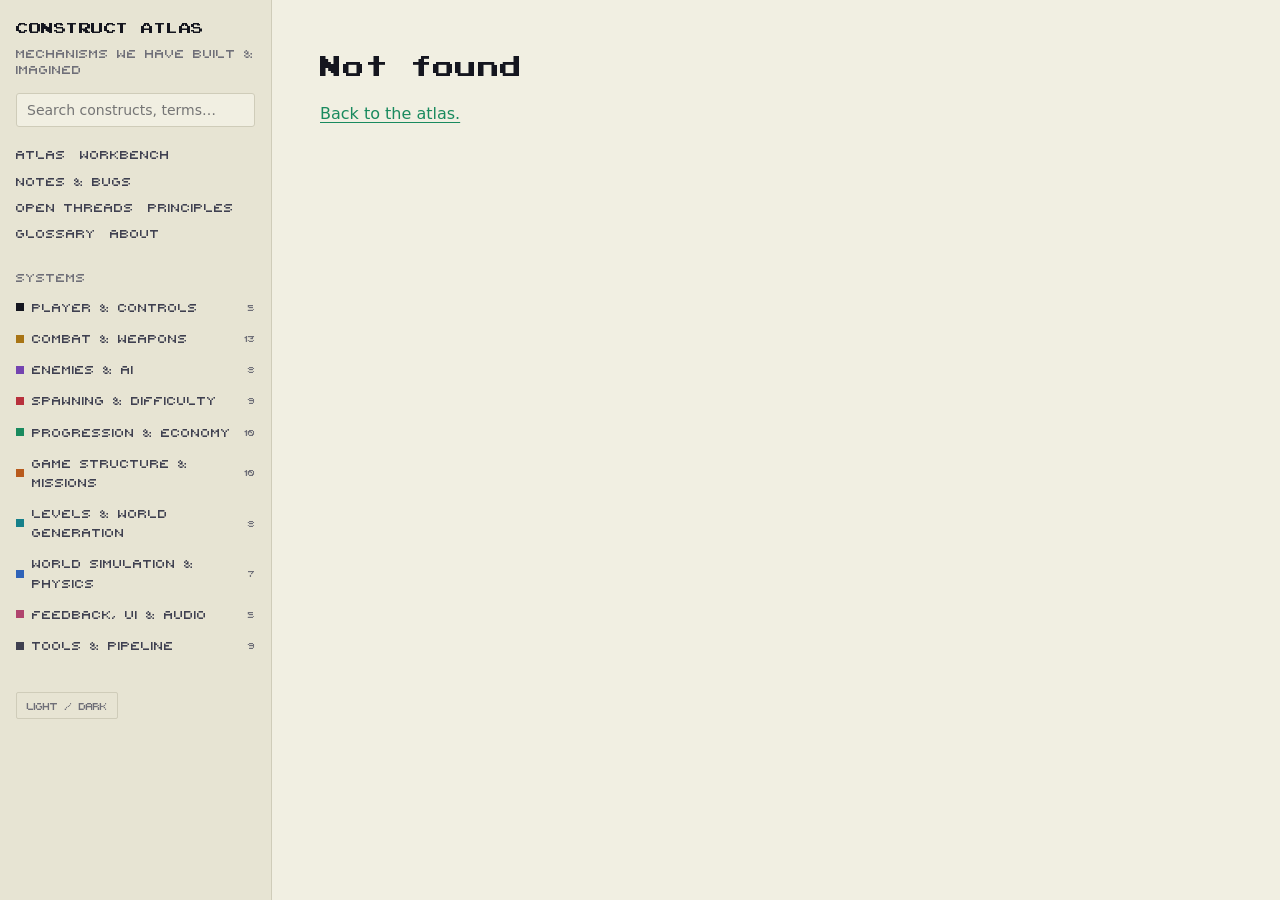
<file: docs/wiki/system.html>
<!doctype html>
<html lang="en">
<head>
  <meta charset="utf-8">
  <meta name="viewport" content="width=device-width, initial-scale=1">
  <title>Construct Atlas</title>
  <link rel="stylesheet" href="assets/wiki.css">
  <script src="assets/toykit.js"></script>
  <script src="assets/sand.js"></script>
  <script src="assets/notes.js"></script>
  <script src="assets/wiki.js"></script>
</head>
<body>
  <noscript>The atlas renders its pages with JavaScript. The construct files in constructs/ are readable on their own.</noscript>
  <script>Wiki.page("system");</script>
</body>
</html>
</file>
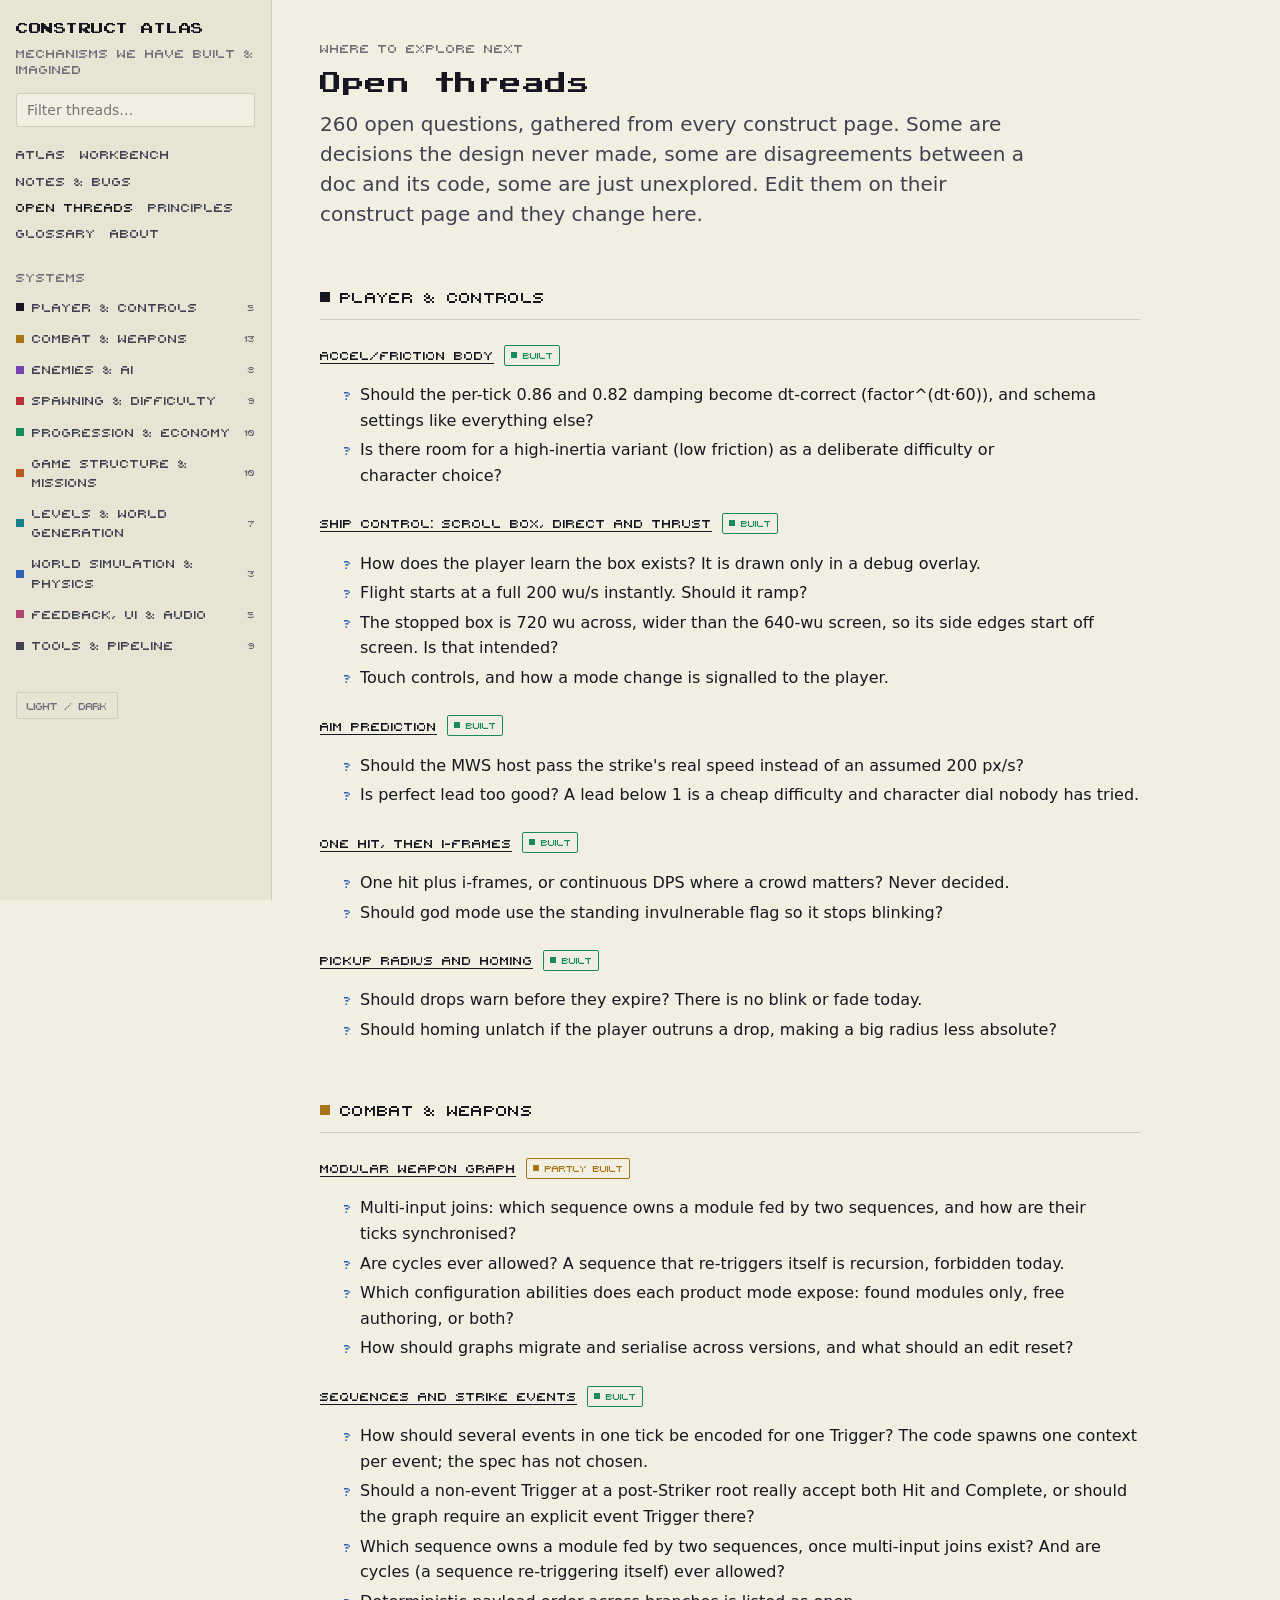
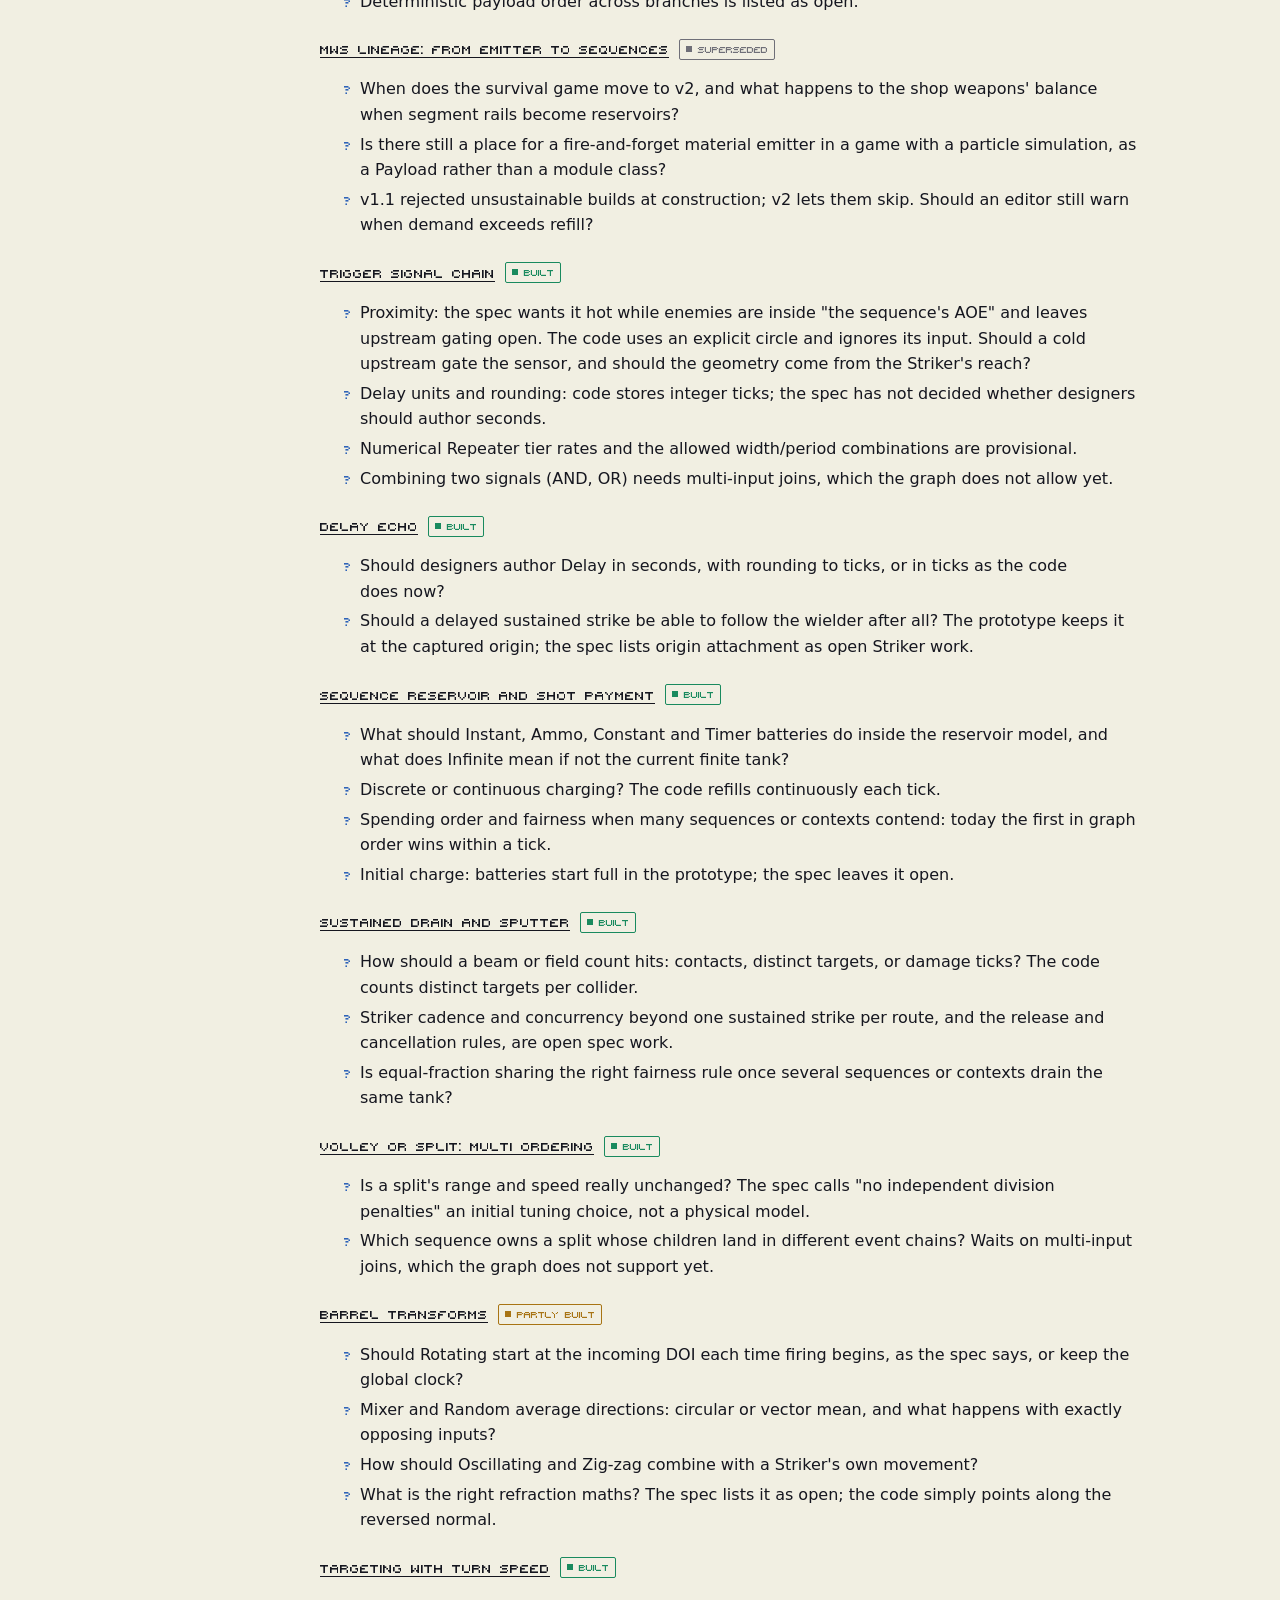
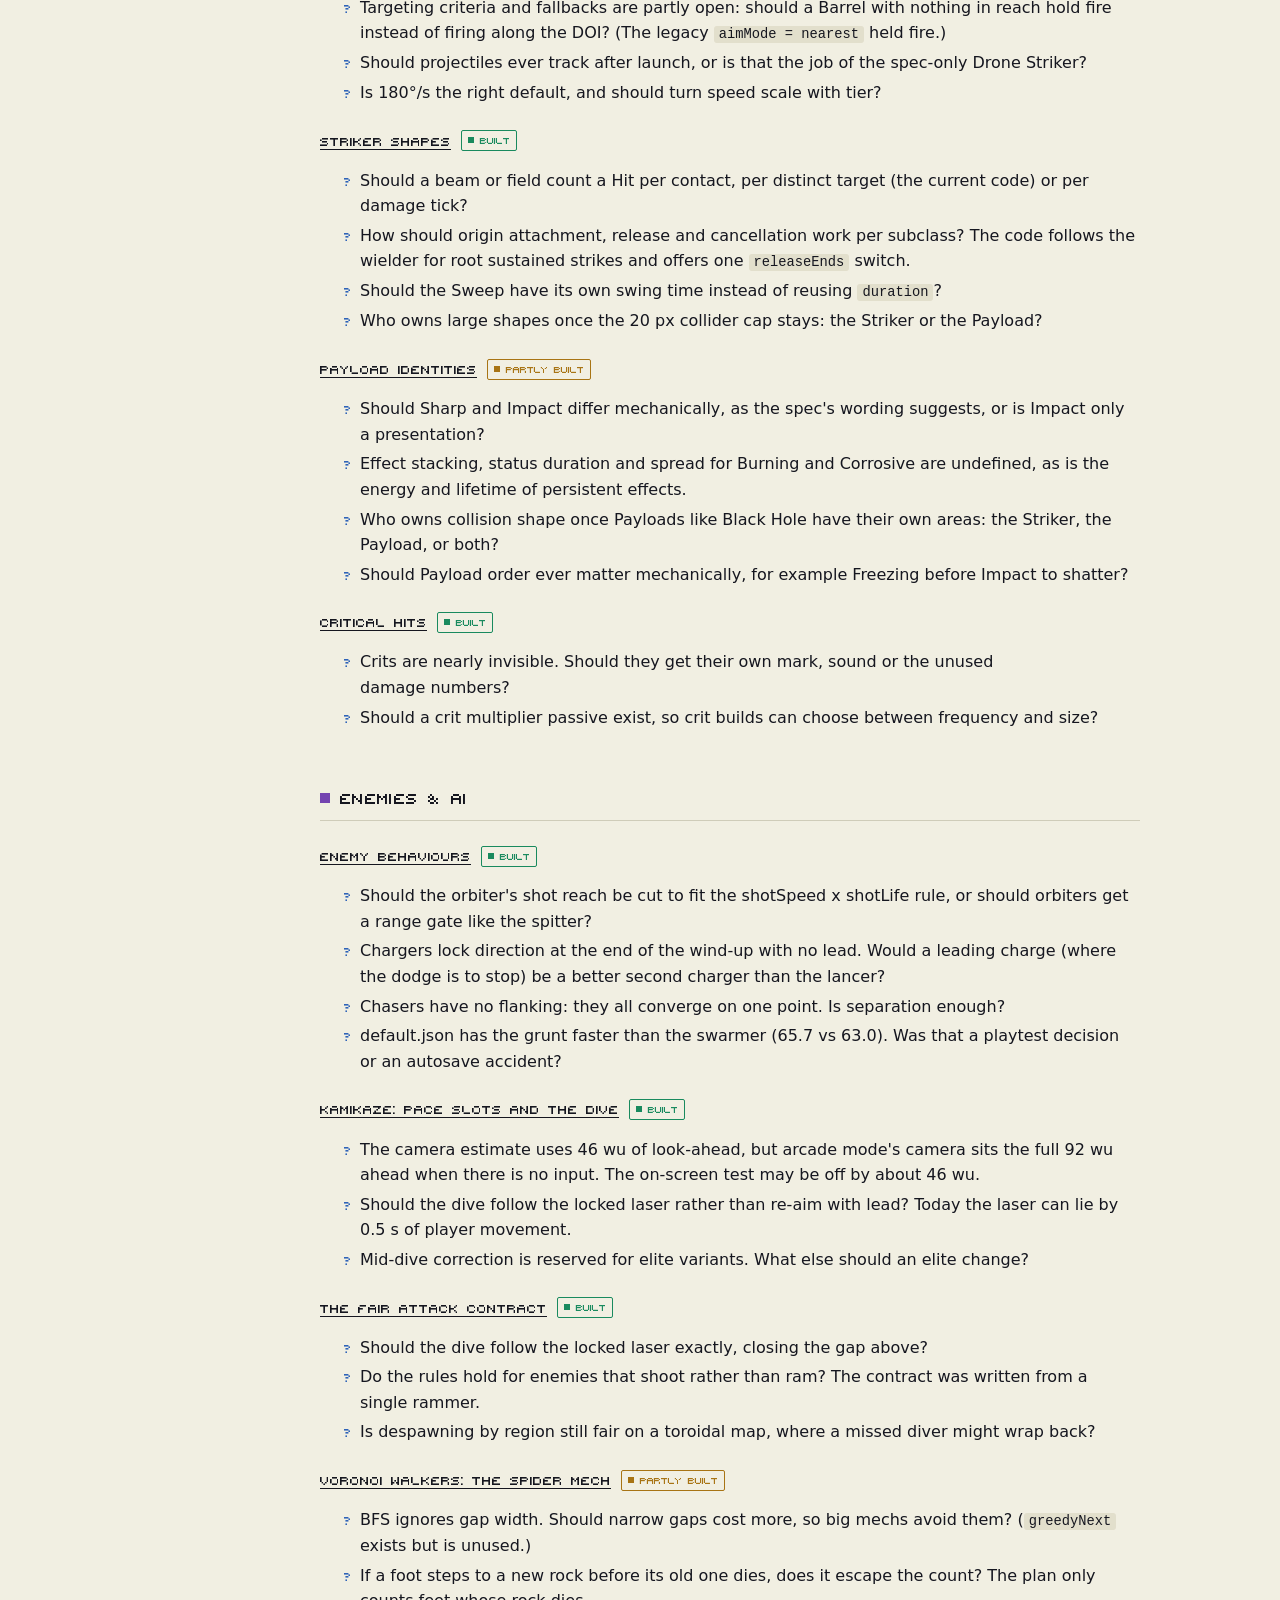
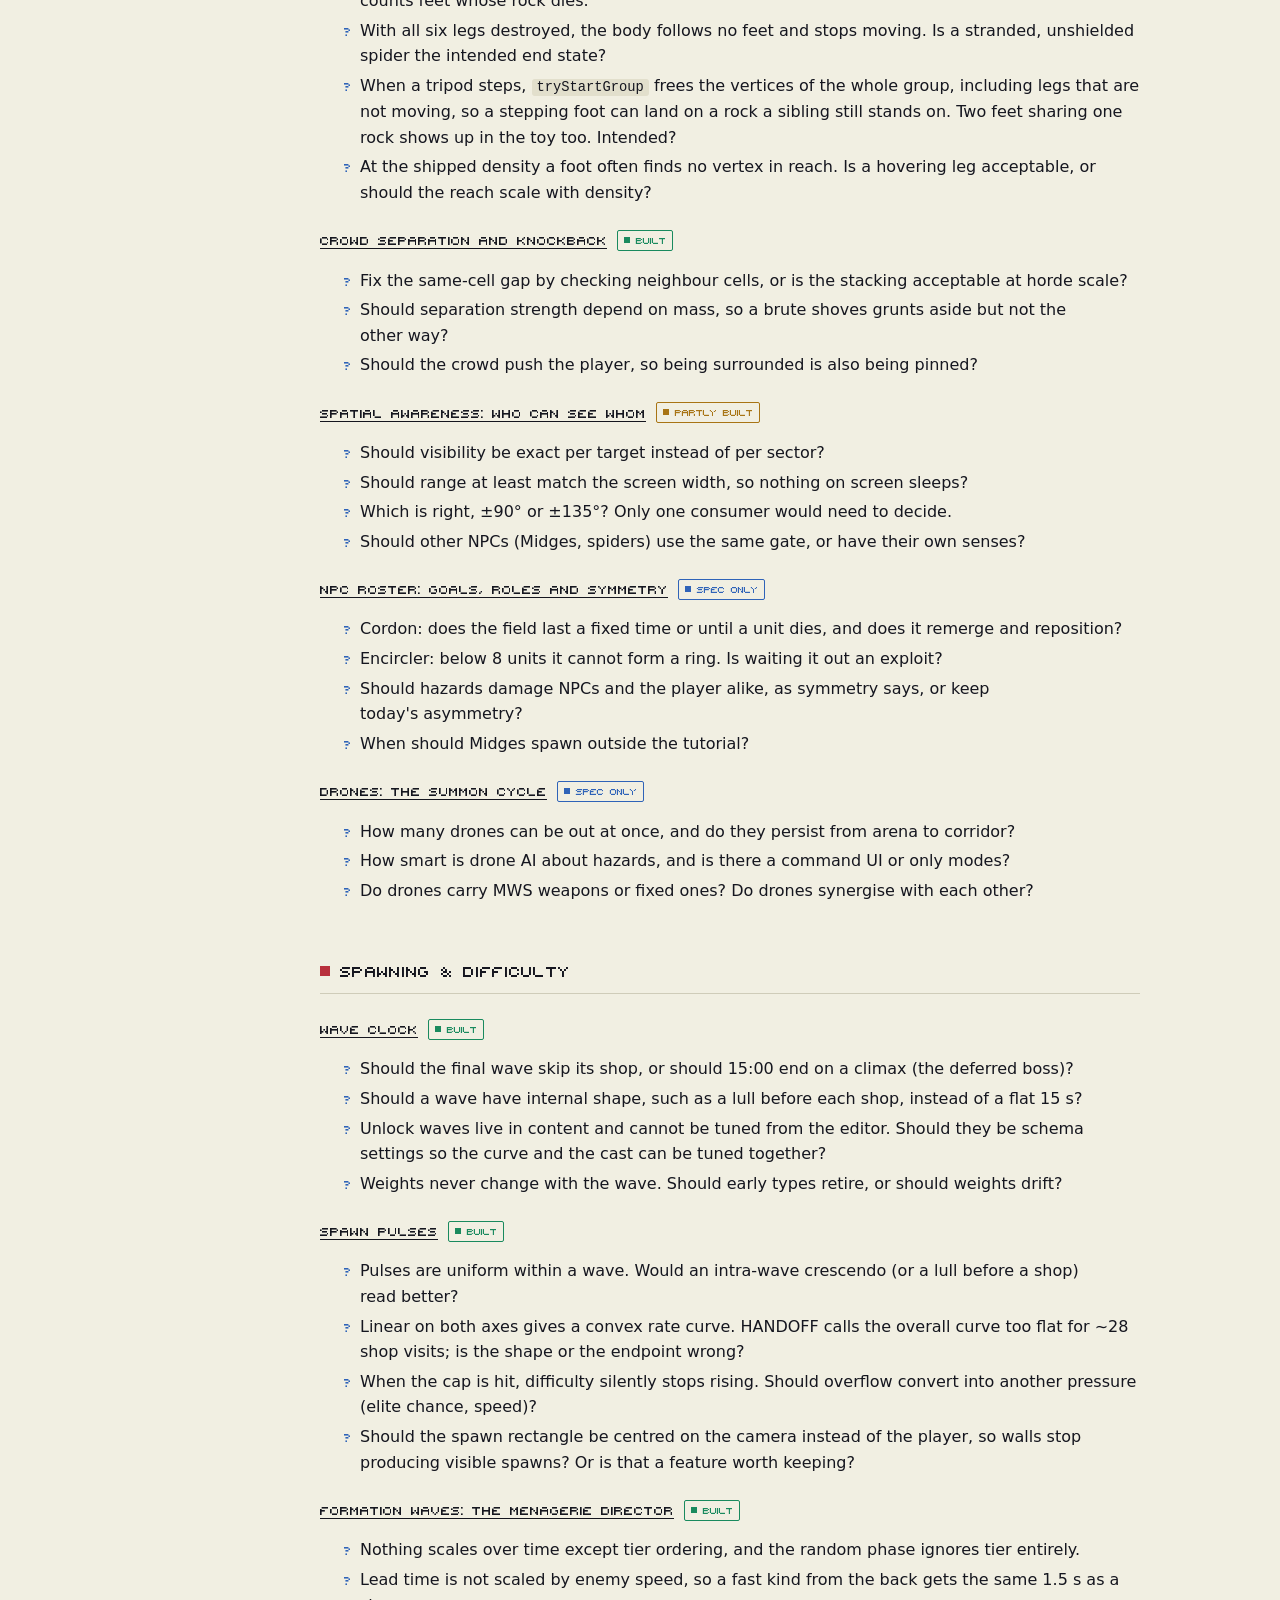
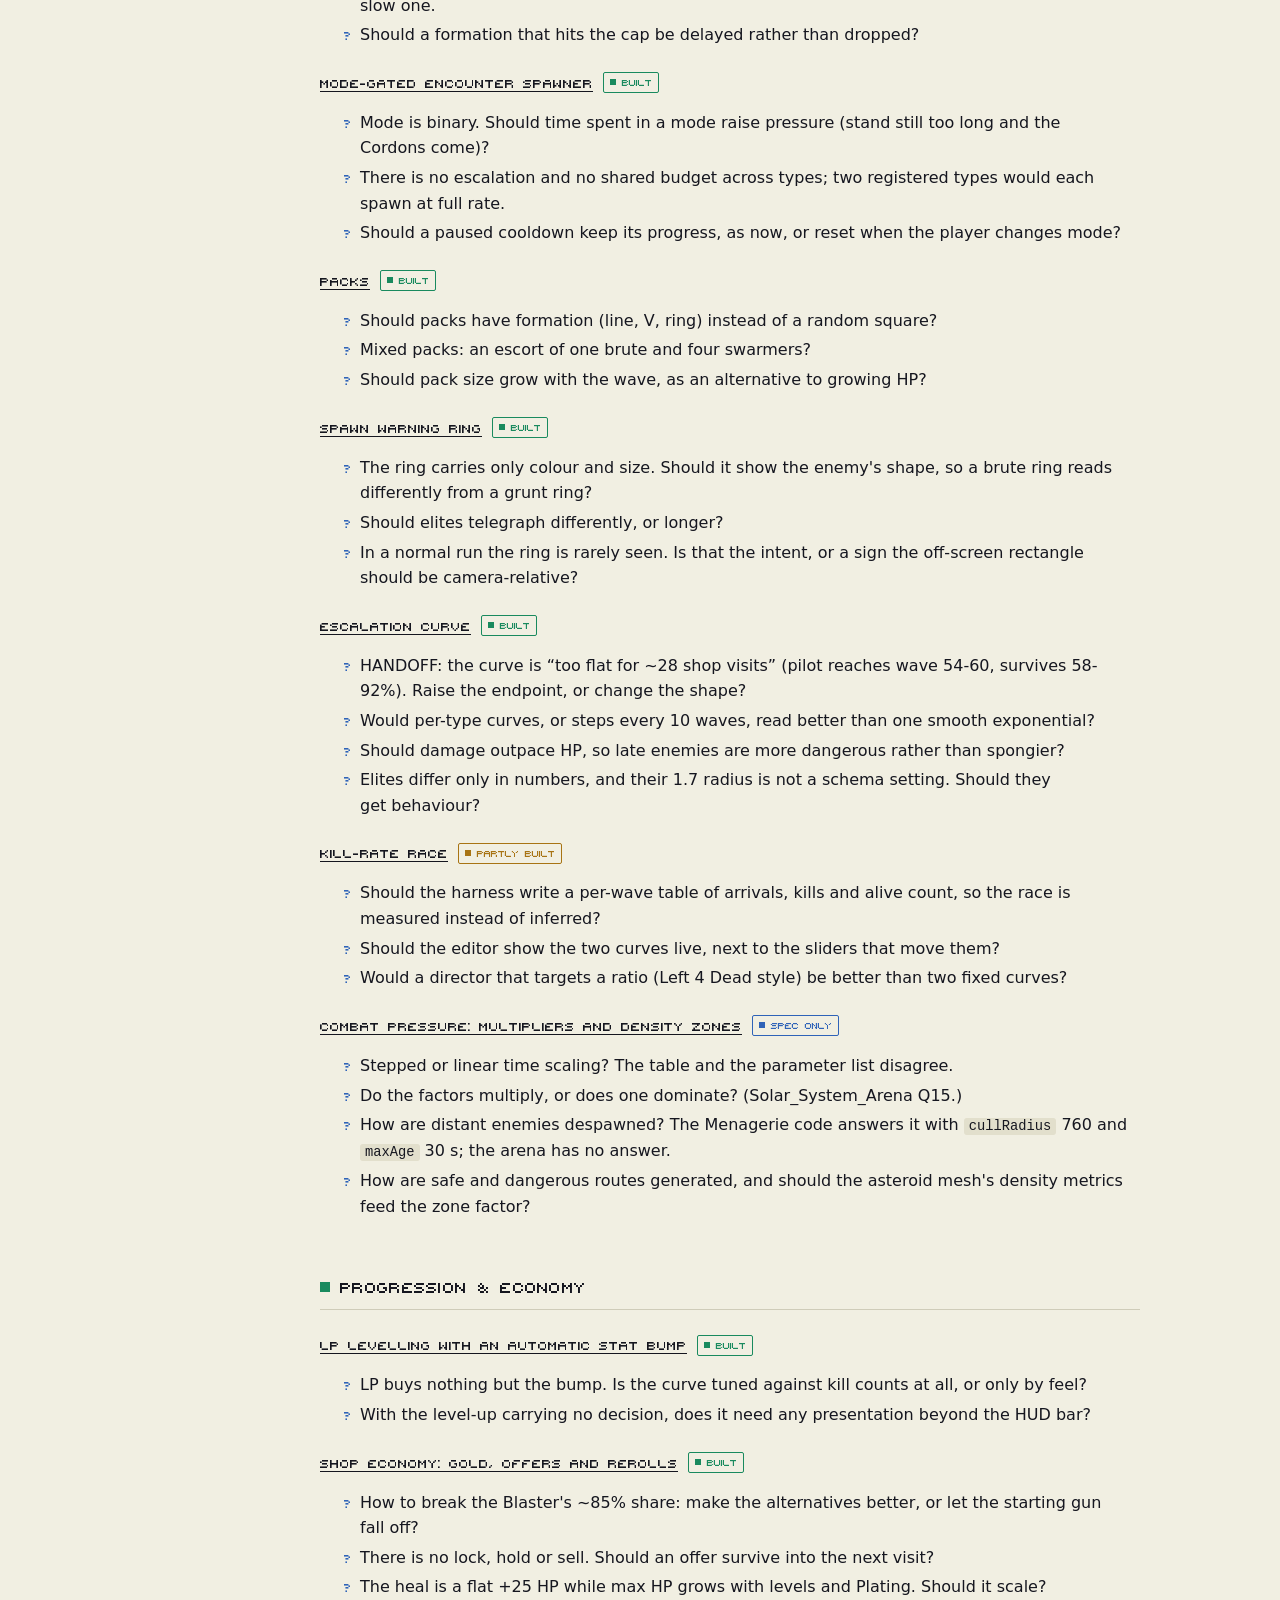
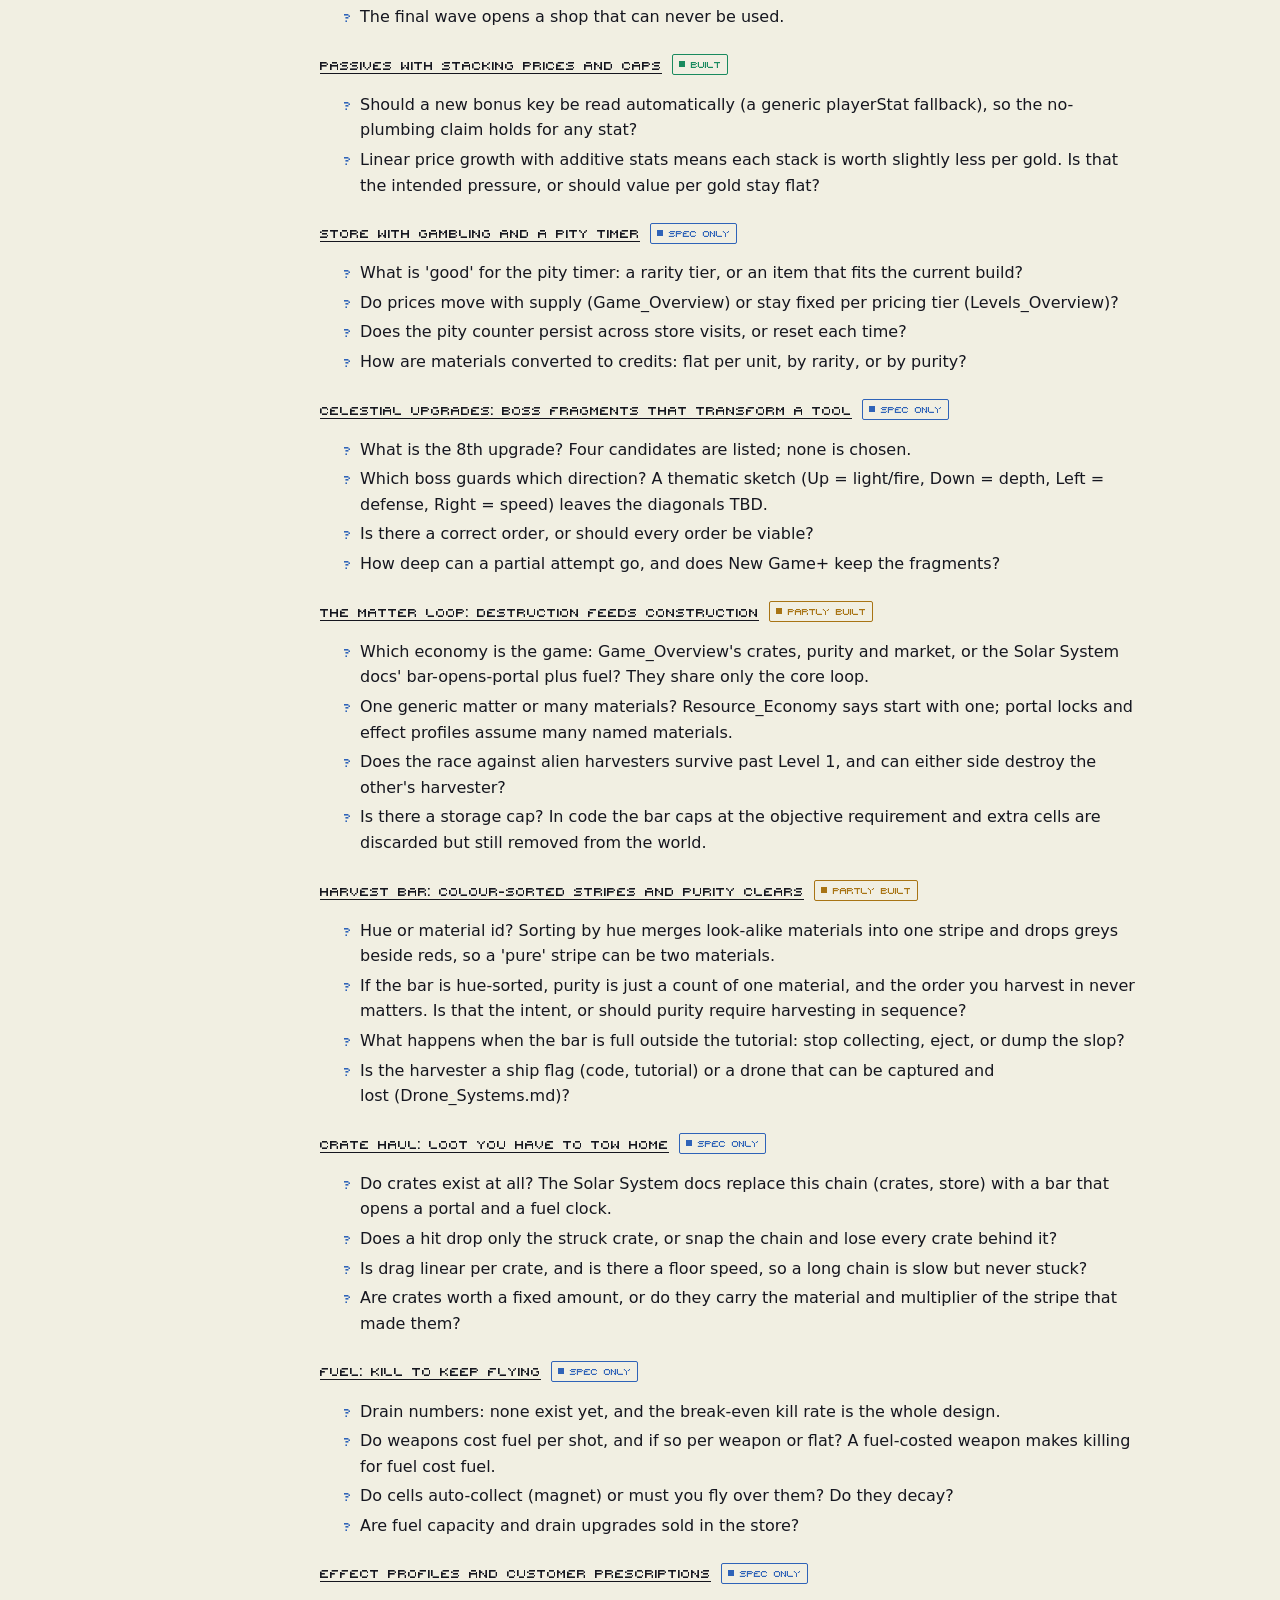
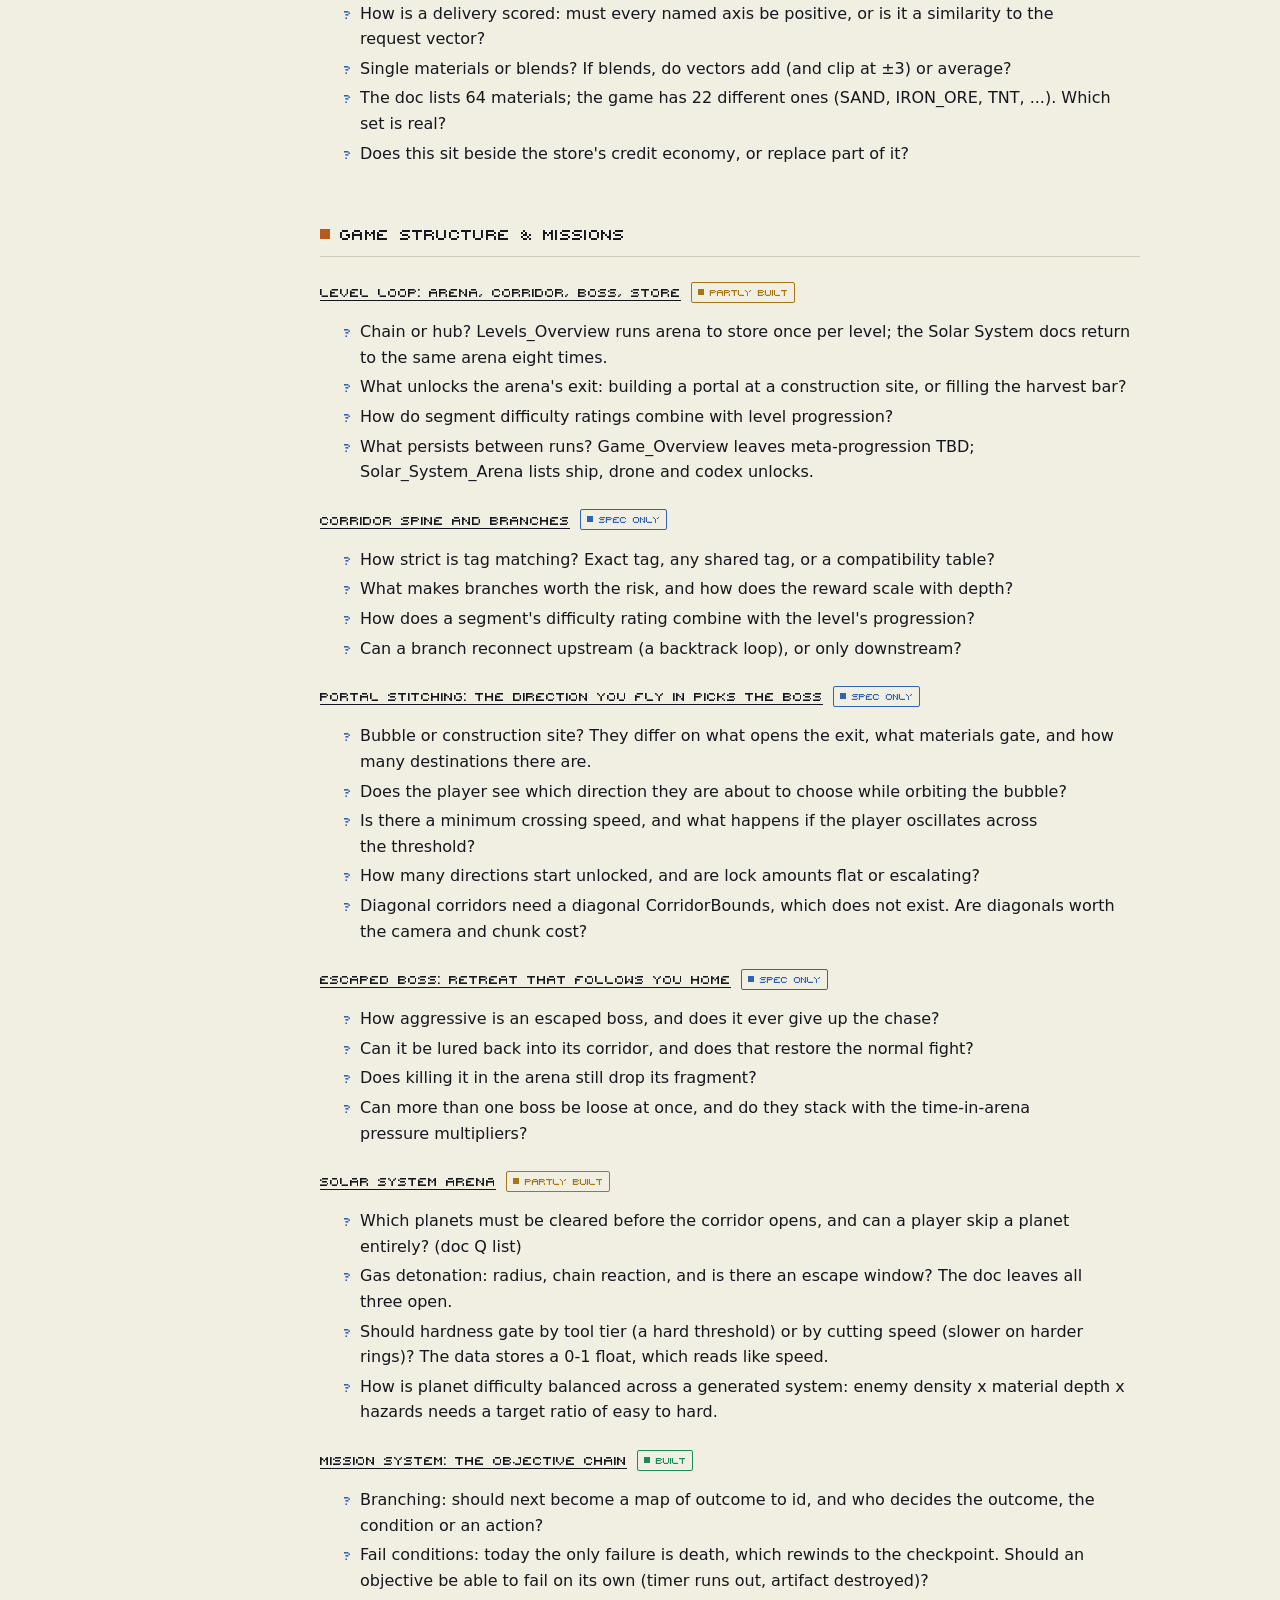
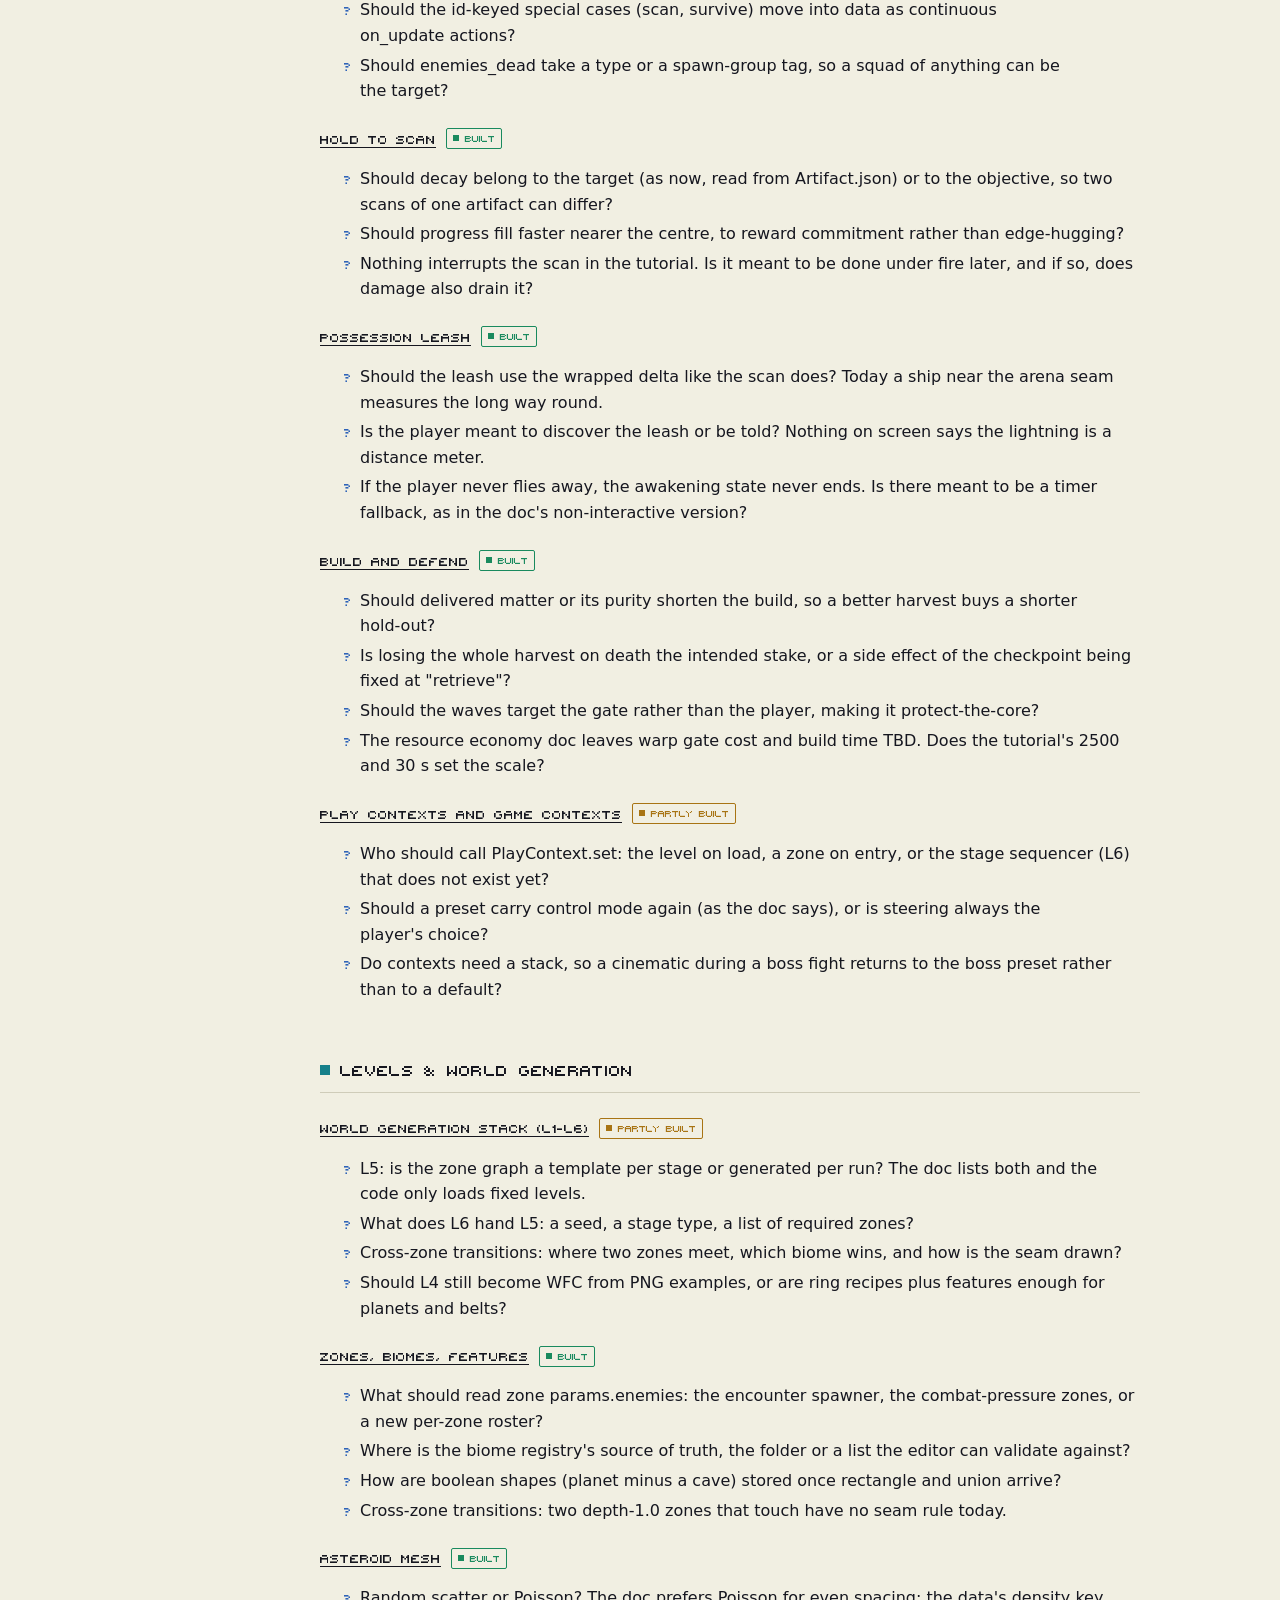
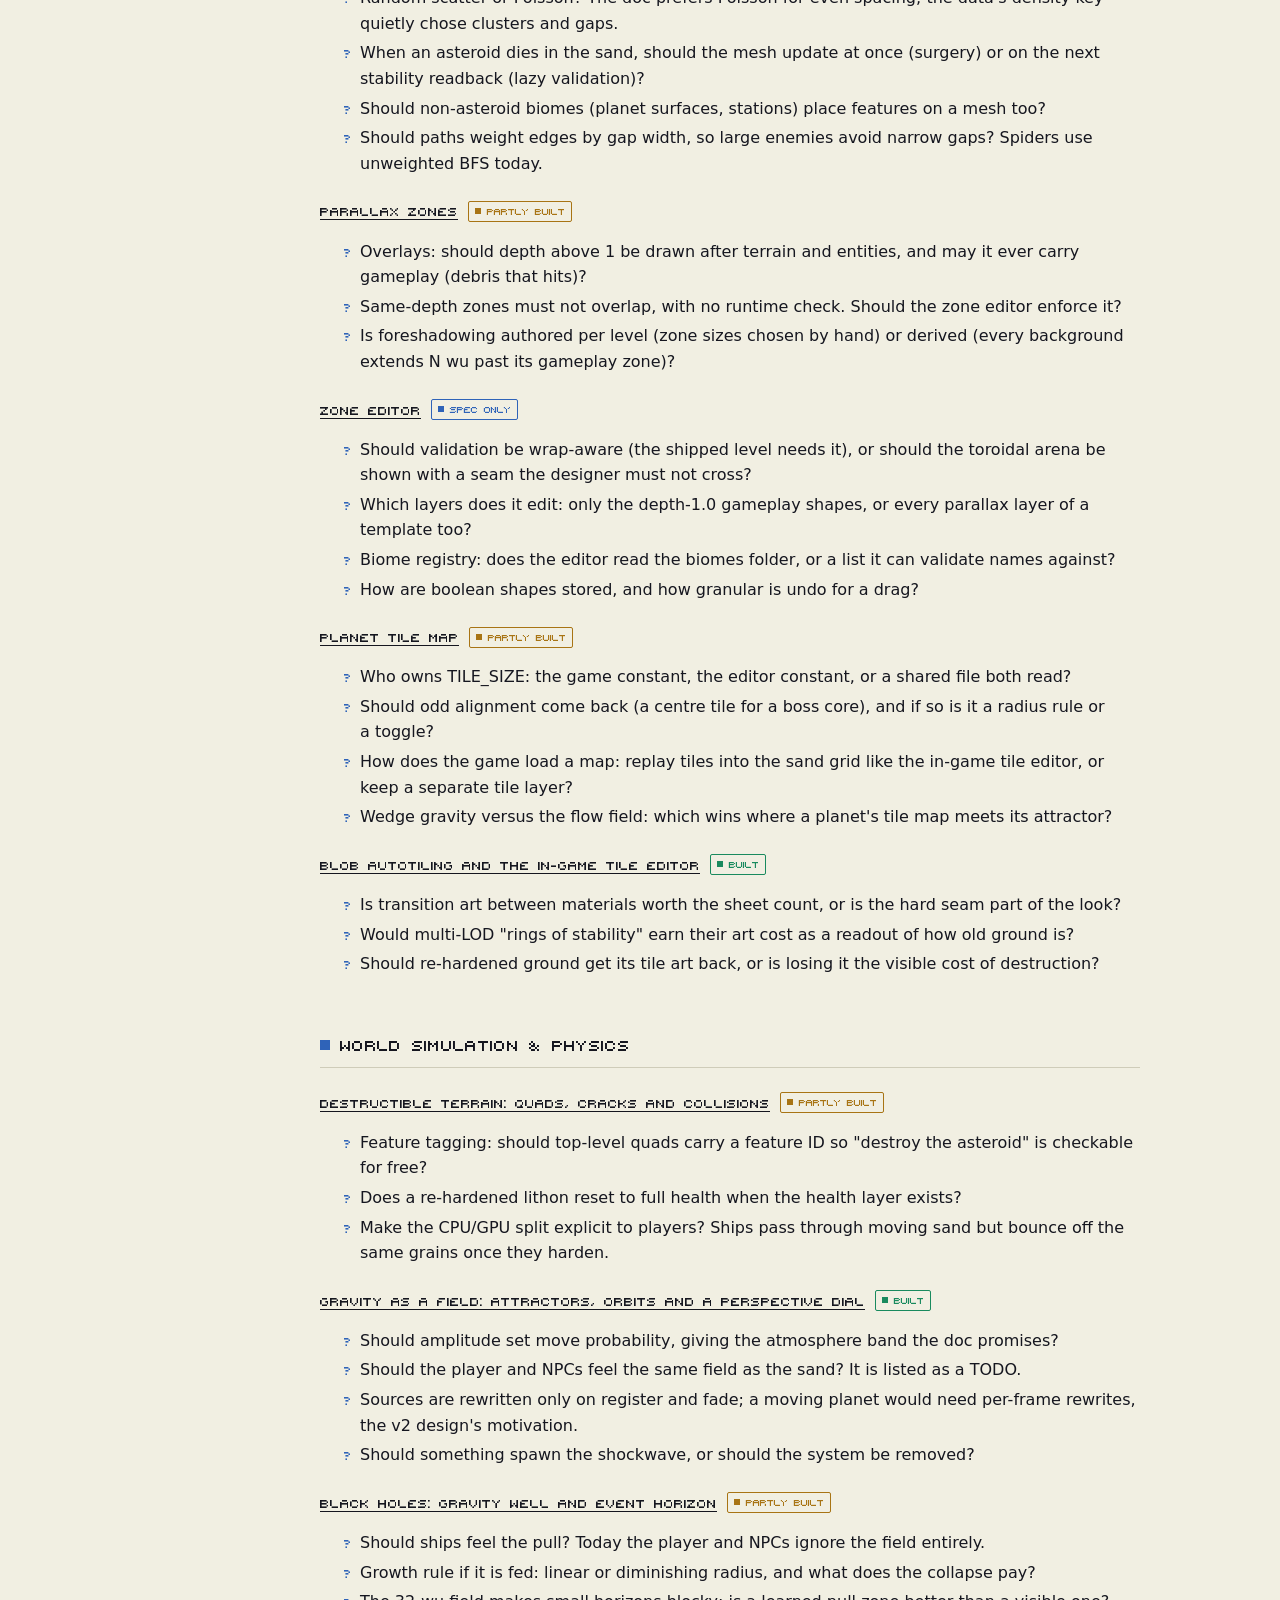
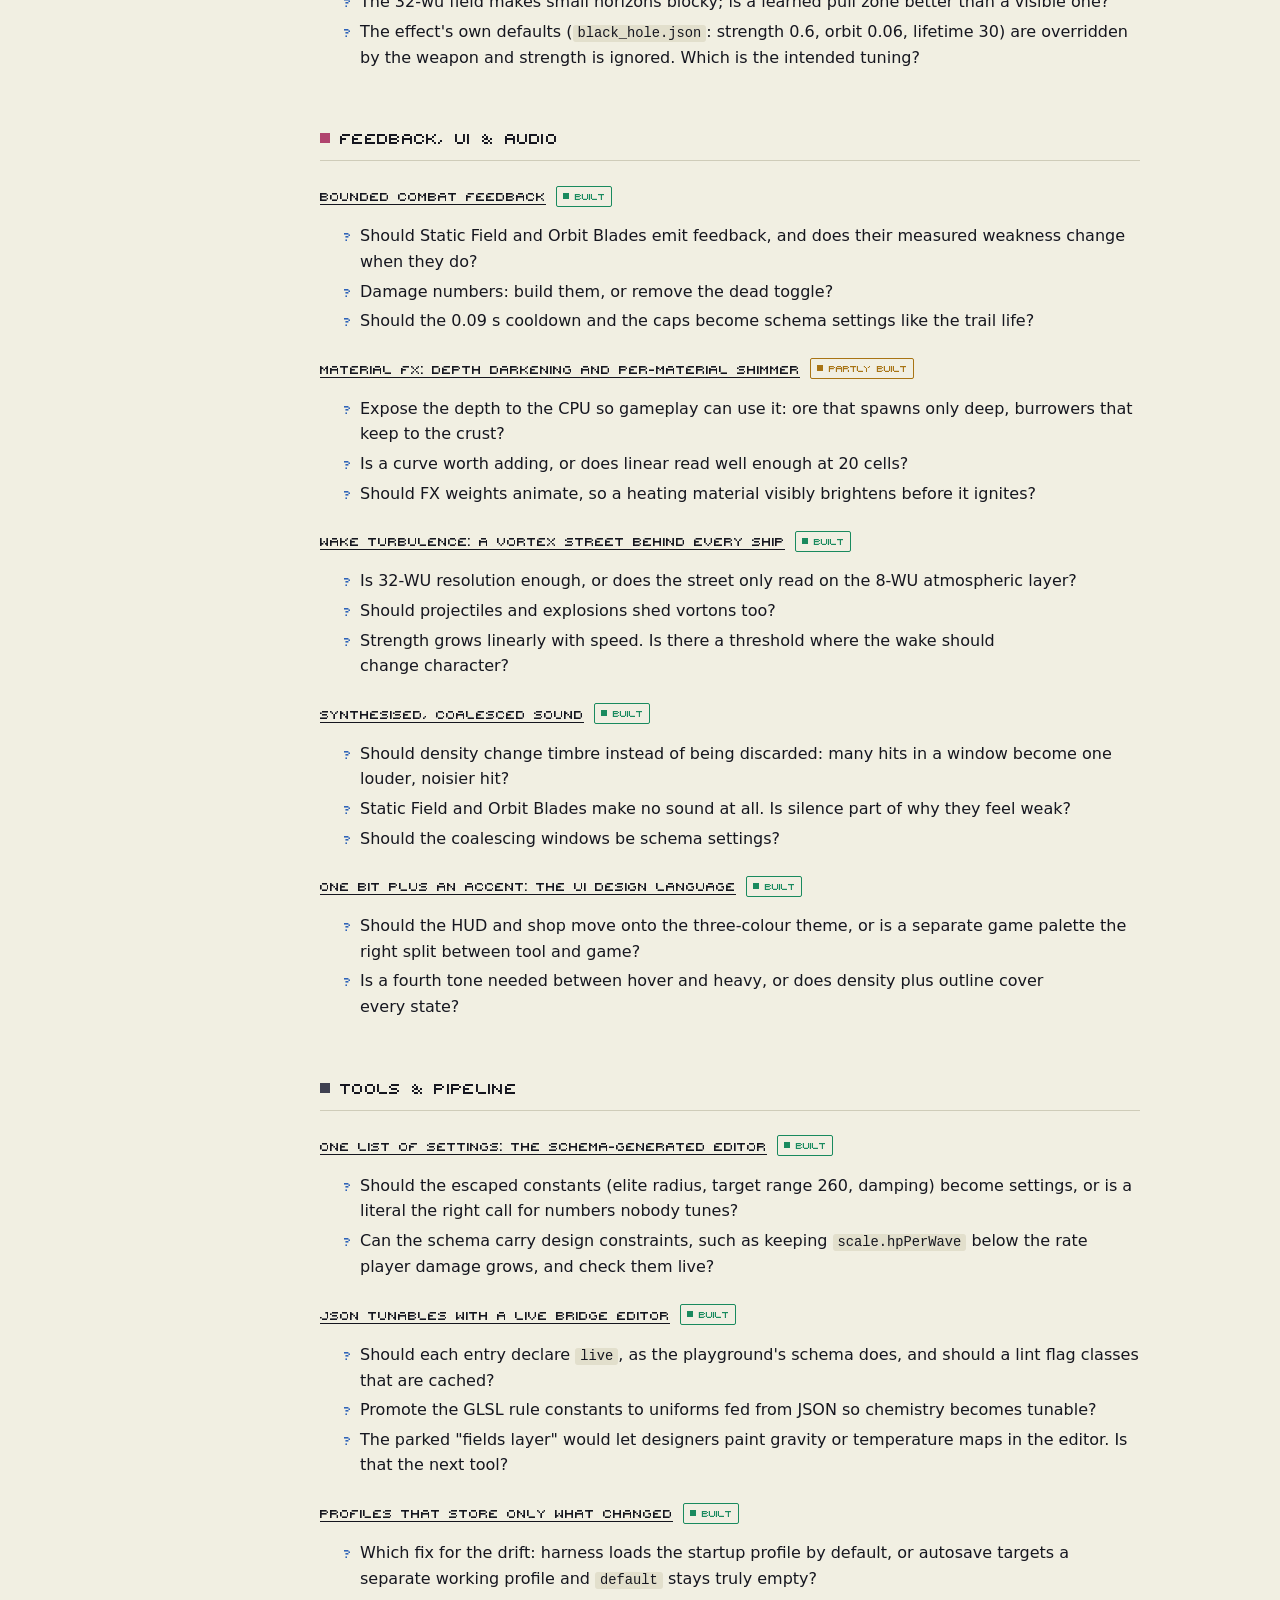
<file: docs/wiki/threads.html>
<!doctype html>
<html lang="en">
<head>
  <meta charset="utf-8">
  <meta name="viewport" content="width=device-width, initial-scale=1">
  <title>Open threads · Construct Atlas</title>
  <link rel="stylesheet" href="assets/wiki.css">
  <script src="assets/toykit.js"></script>
  <script src="assets/notes.js"></script>
  <script src="assets/wiki.js"></script>
</head>
<body>
  <noscript>The atlas renders its pages with JavaScript. The construct files in constructs/ are readable on their own.</noscript>
  <script>Wiki.page("threads");</script>
</body>
</html>
</file>
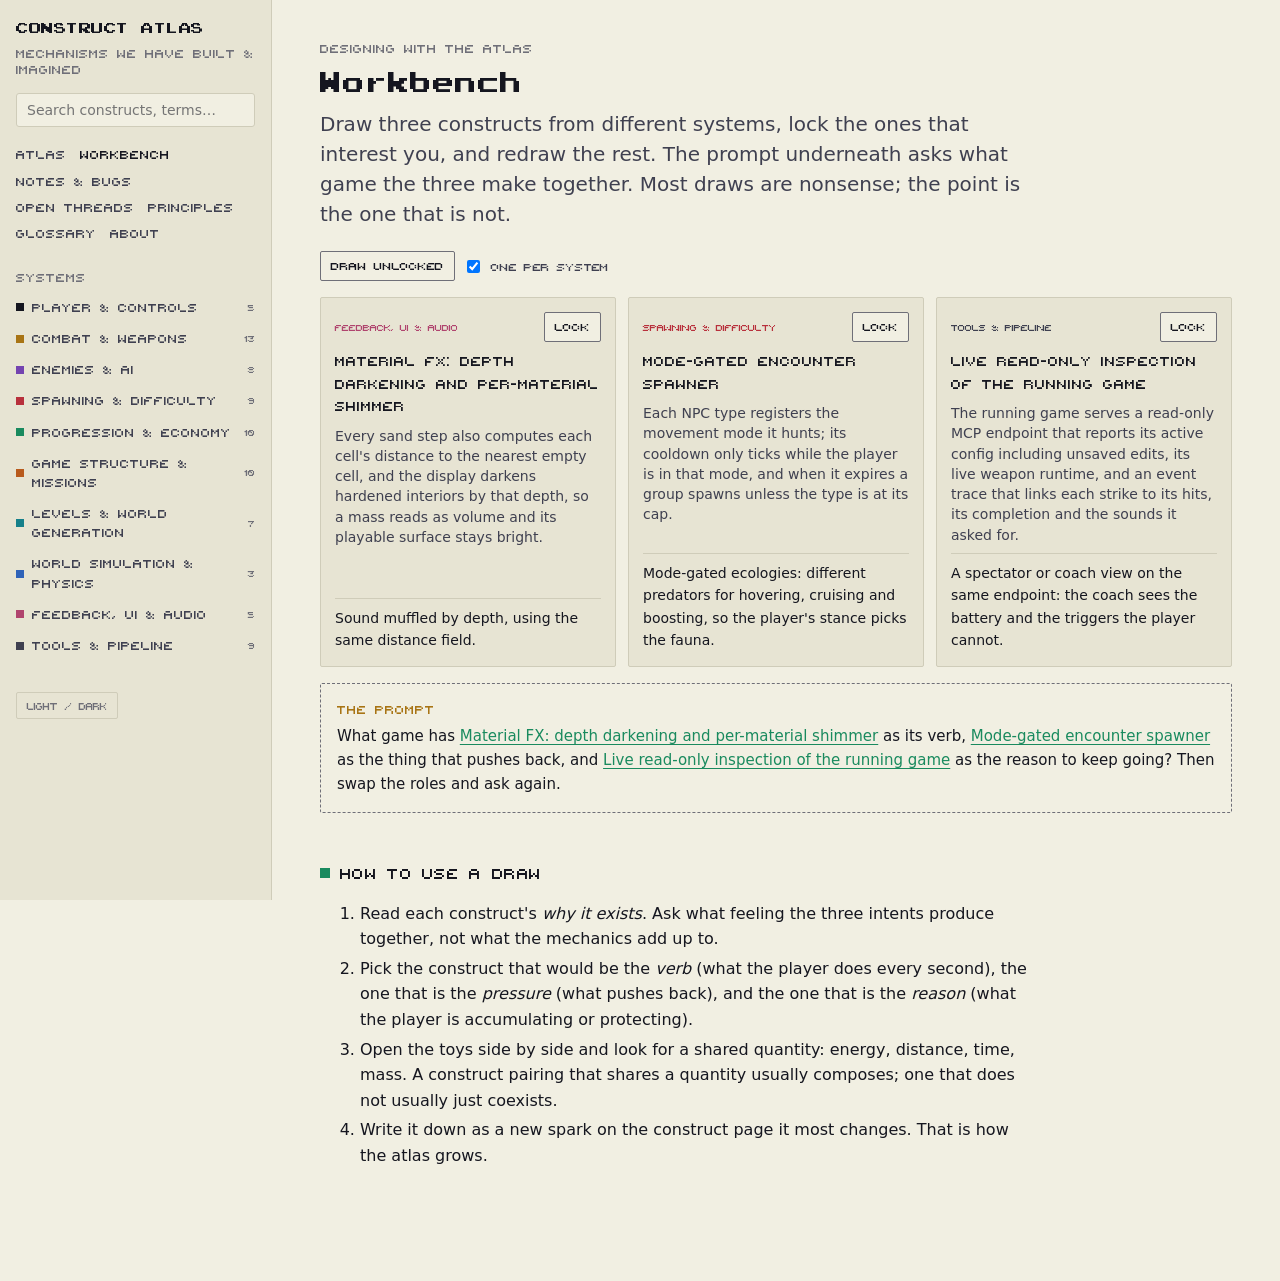
<file: docs/wiki/workbench.html>
<!doctype html>
<html lang="en">
<head>
  <meta charset="utf-8">
  <meta name="viewport" content="width=device-width, initial-scale=1">
  <title>Workbench · Construct Atlas</title>
  <link rel="stylesheet" href="assets/wiki.css">
  <script src="assets/toykit.js"></script>
  <script src="assets/notes.js"></script>
  <script src="assets/wiki.js"></script>
</head>
<body>
  <noscript>The atlas renders its pages with JavaScript. The construct files in constructs/ are readable on their own.</noscript>
  <script>Wiki.page("workbench");</script>
</body>
</html>
</file>
<file: docs/wiki/assets/wiki.css>
/* Construct Atlas — one stylesheet for every page.
 *
 * The look is borrowed from the playground's own UI: one dark ground, three
 * foreground inks, intermediate tones as an ordered dither rather than greys,
 * and a 4px spacing unit. The dither tiles are generated by wiki.js from the
 * same 4x4 Bayer matrix as shared/framework/ui.lua and land in --tone-*.
 */

@font-face { font-family: "Pixy"; src: url("../../../shared/assets/fonts/small-text/pixy/PIXY.ttf") format("truetype"); font-display: swap; }
@font-face { font-family: "PressStart"; src: url("../../../shared/assets/fonts/default-arcade/press-start-2p-font/PressStart2P-vaV7.ttf") format("truetype"); font-display: swap; }

:root {
  --bg: #0b0c14;
  --panel: #12131f;
  --ink: #eceAd8;
  --ink-2: #b9b7a6;
  --ink-3: #7d7c70;
  --rule: #2a2b3a;
  --enemy: #d9424f;
  --accent: #5cd4a3;
  --gold: #f0c35a;
  --sky: #8cb8ff;
  --violet: #b98cf0;
  --rose: #f08cb4;
  --orange: #f0955a;
  --teal: #5ac8d0;
  --code-bg: #171827;

  --u: 4px;
  --pad: calc(var(--u) * 2);
  --gap: calc(var(--u) * 4);
  --section: calc(var(--u) * 12);

  --font-body: ui-sans-serif, -apple-system, "Segoe UI", system-ui, sans-serif;
  --font-pixel: "Pixy", ui-monospace, monospace;
  --font-arcade: "PressStart", "Pixy", ui-monospace, monospace;
  --font-mono: ui-monospace, "SF Mono", Menlo, Consolas, monospace;

  --tone-inert: none;
  --tone-raised: none;
  --tone-hover: none;
  color-scheme: dark;
}

@media (prefers-color-scheme: light) {
  :root:not([data-theme="dark"]) {
    --bg: #f1efe2; --panel: #e7e4d3; --ink: #15161f; --ink-2: #3f4050; --ink-3: #6f6f78;
    --rule: #cfccb9; --enemy: #b8303c; --accent: #198a5e; --gold: #a87414; --sky: #2f63b8;
    --violet: #7444b0; --rose: #b0446e; --orange: #b85a1c; --teal: #16808a; --code-bg: #e2dfcc; color-scheme: light;
  }
}
:root[data-theme="light"] {
  --bg: #f1efe2; --panel: #e7e4d3; --ink: #15161f; --ink-2: #3f4050; --ink-3: #6f6f78;
  --rule: #cfccb9; --enemy: #b8303c; --accent: #198a5e; --gold: #a87414; --sky: #2f63b8;
  --violet: #7444b0; --rose: #b0446e; --orange: #b85a1c; --teal: #16808a; --code-bg: #e2dfcc; color-scheme: light;
}

* { box-sizing: border-box; }
html { -webkit-text-size-adjust: 100%; }
body {
  margin: 0; background: var(--bg); color: var(--ink);
  font: 16px/1.6 var(--font-body);
}
a { color: var(--accent); text-decoration-thickness: 1px; text-underline-offset: 3px; }
a:hover { color: var(--ink); }
code, kbd { font-family: var(--font-mono); font-size: 0.86em; background: var(--code-bg); padding: 1px 5px; border-radius: 3px; }
pre { background: var(--code-bg); padding: var(--gap); overflow-x: auto; border-radius: 4px; font-size: 13px; line-height: 1.5; }
pre code { background: none; padding: 0; }
img { max-width: 100%; }
hr { border: 0; border-top: 1px solid var(--rule); margin: var(--section) 0; }

/* ------------------------------------------------------------------ shell */

.shell { display: grid; grid-template-columns: 272px minmax(0, 1fr); min-height: 100vh; }
.side {
  position: sticky; top: 0; height: 100vh; overflow-y: auto;
  border-right: 1px solid var(--rule); padding: calc(var(--u) * 5) calc(var(--u) * 4);
  background: var(--panel);
}
.brand { display: block; text-decoration: none; color: var(--ink); margin-bottom: var(--gap); }
.brand b { display: block; font: 12px/1.6 var(--font-arcade); letter-spacing: 0.5px; }
.brand span { display: block; font: 16px/1 var(--font-pixel); color: var(--ink-3); margin-top: 6px; }
.search {
  width: 100%; padding: 8px 10px; background: var(--bg); color: var(--ink);
  border: 1px solid var(--rule); border-radius: 3px; font: 14px var(--font-body);
}
.search:focus { outline: 2px solid var(--accent); outline-offset: -1px; }
.nav-top { display: flex; flex-wrap: wrap; gap: 4px 14px; margin: var(--gap) 0 0; font: 16px/1.4 var(--font-pixel); }
.nav-top a { color: var(--ink-2); text-decoration: none; }
.nav-top a:hover, .nav-top a.on { color: var(--ink); }
.nav-fam { margin-top: calc(var(--u) * 6); }
.nav-fam h4 {
  margin: 0 0 6px; font: 16px/1 var(--font-pixel); color: var(--ink-3);
  display: flex; align-items: center; gap: 8px;
}
.nav-fam h4 i { width: 8px; height: 8px; display: inline-block; }
.nav-fam ul { list-style: none; margin: 0; padding: 0; }
.nav-fam li a {
  display: flex; justify-content: space-between; gap: 8px;
  padding: 3px 8px; margin: 0 -8px; color: var(--ink-2); text-decoration: none; font-size: 14px; line-height: 1.4;
  border-radius: 2px;
}
.nav-fam li a:hover { color: var(--ink); background-image: var(--tone-inert); }
.nav-fam li a.on { color: var(--bg); background: var(--ink); }
.nav-fam li a small { color: var(--ink-3); font: 12px var(--font-pixel); white-space: nowrap; }
.nav-fam li a.on small { color: var(--bg); }
.theme-btn {
  margin-top: calc(var(--u) * 8); background: none; border: 1px solid var(--rule); color: var(--ink-3);
  font: 14px var(--font-pixel); padding: 4px 10px; cursor: pointer; border-radius: 2px;
}
.menu-btn { display: none; }

main { padding: calc(var(--u) * 10) calc(var(--u) * 12) calc(var(--u) * 24); max-width: 1080px; }
.prose { max-width: 720px; }

@media (max-width: 900px) {
  .shell { display: block; }
  .side { position: static; height: auto; border-right: 0; border-bottom: 1px solid var(--rule); padding: 16px; }
  .side .nav-fams { display: none; }
  .side.open .nav-fams { display: block; }
  .menu-btn {
    display: inline-block; float: right; background: none; border: 1px solid var(--rule); color: var(--ink);
    font: 14px var(--font-pixel); padding: 4px 10px; border-radius: 2px;
  }
  main { padding: 24px 16px 96px; }
}

/* ------------------------------------------------------------- typography */

.kicker { font: 16px/1 var(--font-pixel); color: var(--ink-3); display: flex; flex-wrap: wrap; gap: 6px 12px; align-items: center; }
.kicker a { color: inherit; }
h1 { font: 22px/1.5 var(--font-arcade); margin: 12px 0 8px; letter-spacing: 0.5px; text-wrap: balance; }
h1.big { font-size: 28px; }
.lede { font-size: 20px; line-height: 1.5; color: var(--ink-2); max-width: 720px; margin: 0 0 var(--gap); text-wrap: pretty; }
h2 {
  font: 20px/1.2 var(--font-pixel); margin: var(--section) 0 var(--gap); letter-spacing: 0.3px;
  display: flex; align-items: center; gap: 10px;
}
h2::before { content: ""; width: 10px; height: 10px; background: var(--accent); flex: none; }
h3 { font-size: 17px; margin: calc(var(--u) * 8) 0 8px; }
.prose p, .prose li { text-wrap: pretty; }
.prose li + li { margin-top: 4px; }
.muted { color: var(--ink-3); }
.note {
  border-left: 3px solid var(--gold); padding: 10px 14px; margin: var(--gap) 0;
  background-image: var(--tone-inert); color: var(--ink);
}
.note.warn { border-color: var(--enemy); }
.note.ok { border-color: var(--accent); }
.note > :first-child { margin-top: 0; } .note > :last-child { margin-bottom: 0; }

/* chips */
.chip {
  display: inline-flex; align-items: center; gap: 6px; font: 14px/1 var(--font-pixel);
  padding: 4px 8px 5px; border: 1px solid currentColor; border-radius: 2px; white-space: nowrap; text-decoration: none;
}
.chip.built { color: var(--accent); }
.chip.partial { color: var(--gold); }
.chip.spec { color: var(--sky); }
.chip.superseded { color: var(--ink-3); }
.chip.origin { color: var(--ink-2); }
.chip.fam { color: var(--ink); }
.chip i { width: 6px; height: 6px; background: currentColor; display: inline-block; }

/* tables */
.tbl-wrap { overflow-x: auto; margin: var(--gap) 0; }
table { border-collapse: collapse; width: 100%; font-size: 14px; line-height: 1.45; }
th { text-align: left; font: 15px/1.2 var(--font-pixel); color: var(--ink-3); font-weight: normal; padding: 6px 10px; border-bottom: 1px solid var(--rule); }
td { padding: 8px 10px; border-bottom: 1px solid var(--rule); vertical-align: top; }
td code { white-space: nowrap; }

/* ------------------------------------------------------------------- toy */

.toy { margin: calc(var(--u) * 8) 0; border: 1px solid var(--rule); background: var(--panel); border-radius: 3px; overflow: hidden; }
.toy-head { display: flex; justify-content: space-between; align-items: baseline; gap: 12px; padding: 10px 14px; border-bottom: 1px solid var(--rule); }
.toy-head b { font: 16px/1.2 var(--font-pixel); }
.toy-head span { font-size: 13px; color: var(--ink-3); text-align: right; }
.toy-stage { position: relative; background: var(--bg); line-height: 0; }
.toy-stage canvas { width: 100%; height: auto; display: block; image-rendering: pixelated; touch-action: none; cursor: crosshair; }
.toy-readout {
  position: absolute; left: 10px; top: 8px; line-height: 1.35; pointer-events: none;
  font: 14px var(--font-pixel); color: var(--ink); text-shadow: 0 1px 0 var(--bg), 0 0 6px var(--bg);
  white-space: pre;
}
.toy-bar { display: flex; flex-wrap: wrap; gap: 10px 22px; padding: 12px 14px; border-top: 1px solid var(--rule); align-items: center; }
.toy-ctl { display: flex; align-items: center; gap: 8px; font: 15px/1 var(--font-pixel); color: var(--ink-2); }
.toy-ctl output { color: var(--ink); min-width: 3.2em; font-family: var(--font-pixel); }
.toy-ctl input[type=range] { width: 120px; accent-color: var(--accent); }
.toy-ctl select { background: var(--bg); color: var(--ink); border: 1px solid var(--rule); font: 14px var(--font-body); padding: 2px 4px; }
.btn {
  background: var(--bg); color: var(--ink); border: 1px solid var(--ink-3); border-radius: 2px;
  font: 15px/1 var(--font-pixel); padding: 6px 10px 7px; cursor: pointer;
}
.btn:hover { background-image: var(--tone-raised); }
.btn.on { background: var(--ink); color: var(--bg); }
.toy-transport { display: flex; gap: 6px; margin-left: auto; }
.toy-caption { padding: 0 14px 12px; font-size: 13px; color: var(--ink-3); }
.toy-error { padding: 20px; color: var(--enemy); font: 14px var(--font-mono); line-height: 1.4; white-space: pre-wrap; }

/* screenshot figure */
figure.shot { margin: calc(var(--u) * 8) 0; }
figure.shot img { width: 100%; image-rendering: pixelated; border: 1px solid var(--rule); display: block; }
figure.shot figcaption { font-size: 13px; color: var(--ink-3); margin-top: 6px; }
figure.shot figcaption code { font-size: 12px; }

/* ----------------------------------------------------------- page blocks */

.meta-row { display: flex; flex-wrap: wrap; gap: 8px; margin: 14px 0 24px; }
.cols2 { display: grid; grid-template-columns: 1fr 1fr; gap: var(--gap) calc(var(--u) * 8); }
@media (max-width: 720px) { .cols2 { grid-template-columns: 1fr; } }

.links { display: grid; grid-template-columns: repeat(auto-fill, minmax(230px, 1fr)); gap: 10px; margin: var(--gap) 0; }
.link-card {
  display: block; padding: 10px 12px; border: 1px solid var(--rule); border-radius: 2px; text-decoration: none; color: var(--ink);
}
.link-card:hover { background-image: var(--tone-inert); border-color: var(--ink-3); color: var(--ink); }
.link-card b { font: 16px/1.2 var(--font-pixel); display: block; }
.link-card span { display: block; font-size: 13px; color: var(--ink-2); margin-top: 4px; line-height: 1.4; }
.link-card em { display: block; font-style: normal; font-size: 13px; color: var(--ink-3); margin-top: 6px; line-height: 1.4; }

.sparks { list-style: none; padding: 0; margin: var(--gap) 0; display: grid; gap: 10px; }
.sparks li { padding: 12px 14px 12px 40px; position: relative; border: 1px solid var(--rule); border-radius: 2px; }
.sparks li::before {
  content: ""; position: absolute; left: 14px; top: 17px; width: 12px; height: 12px;
  background: var(--gold); clip-path: polygon(50% 0, 62% 38%, 100% 50%, 62% 62%, 50% 100%, 38% 62%, 0 50%, 38% 38%);
}
.questions li { color: var(--ink); }
.questions li::marker { content: "? "; color: var(--sky); font-family: var(--font-pixel); }

.sources { font-size: 13px; color: var(--ink-2); }
.sources code { font-size: 12px; }
.terms dt { font: 16px/1.3 var(--font-pixel); margin-top: 12px; }
.terms dd { margin: 2px 0 0; color: var(--ink-2); font-size: 14px; }
.terms dd code { font-size: 12px; }

/* --------------------------------------------------------------- index */

.hero { padding: calc(var(--u) * 4) 0 calc(var(--u) * 6); }
.hero-canvas { width: 100%; height: auto; aspect-ratio: 384 / 120; display: block; image-rendering: pixelated; border: 1px solid var(--rule); margin-bottom: 24px; background: var(--bg); }
.stats { display: flex; flex-wrap: wrap; gap: 28px; margin: 18px 0 8px; }
.stats div b { display: block; font: 22px/1 var(--font-arcade); }
.stats div span { font: 15px var(--font-pixel); color: var(--ink-3); }
.fam-block { margin-top: calc(var(--u) * 14); }
.fam-head { display: flex; align-items: baseline; gap: 14px; flex-wrap: wrap; border-bottom: 1px solid var(--rule); padding-bottom: 10px; }
.fam-head h2 { margin: 0; }
.fam-head h2::before { background: var(--fam, var(--accent)); }
.fam-head p { margin: 0; color: var(--ink-3); font-size: 14px; }
.cards { display: grid; grid-template-columns: repeat(auto-fill, minmax(250px, 1fr)); gap: 12px; margin-top: 16px; }
.card {
  display: flex; flex-direction: column; gap: 8px; padding: 14px; border: 1px solid var(--rule); border-radius: 2px;
  text-decoration: none; color: var(--ink); background: var(--panel); min-height: 150px;
}
.card:hover { border-color: var(--fam, var(--ink-3)); color: var(--ink); background-image: var(--tone-inert); }
.card b { font: 17px/1.25 var(--font-pixel); }
.card p { margin: 0; font-size: 14px; line-height: 1.45; color: var(--ink-2); flex: 1; }
.card .chips { display: flex; gap: 6px; flex-wrap: wrap; }
.card .chip { font-size: 12px; padding: 3px 6px 4px; }
.card .toy-mark { font: 12px var(--font-pixel); color: var(--fam, var(--accent)); }
.filters { display: flex; flex-wrap: wrap; gap: 8px; margin: 22px 0 0; }
.hidden { display: none !important; }

/* ---------------------------------------------------------- workbench */

.bench-grid { display: grid; grid-template-columns: repeat(3, minmax(0, 1fr)); gap: 12px; margin: var(--gap) 0; }
@media (max-width: 900px) { .bench-grid { grid-template-columns: 1fr; } }
.slot { border: 1px solid var(--rule); border-radius: 2px; padding: 14px; background: var(--panel); display: flex; flex-direction: column; gap: 8px; min-height: 230px; }
.slot.locked { border-color: var(--gold); }
.slot header { display: flex; justify-content: space-between; align-items: center; gap: 8px; }
.slot header small { font: 13px var(--font-pixel); color: var(--ink-3); }
.slot h3 { margin: 0; font: 18px/1.25 var(--font-pixel); }
.slot h3 a { color: var(--ink); text-decoration: none; }
.slot p { margin: 0; font-size: 14px; color: var(--ink-2); line-height: 1.45; }
.slot .spark { font-size: 14px; color: var(--ink); border-top: 1px solid var(--rule); padding-top: 8px; margin-top: auto; }
.prompt-box { border: 1px dashed var(--ink-3); padding: 16px; border-radius: 2px; font-size: 15px; line-height: 1.6; }
.prompt-box b { font: 16px var(--font-pixel); color: var(--gold); display: block; margin-bottom: 6px; }

.gl-list dt { font: 17px/1.3 var(--font-pixel); margin-top: 18px; scroll-margin-top: 20px; }
.gl-list dt a.src { font: 13px var(--font-body); color: var(--ink-3); margin-left: 8px; }
.gl-list dd { margin: 4px 0 0; color: var(--ink-2); font-size: 15px; max-width: 720px; }
.gl-list dd code { font-size: 12px; }
.gl-letter { font: 18px var(--font-arcade); color: var(--ink-3); margin-top: 40px; border-bottom: 1px solid var(--rule); padding-bottom: 6px; }

@media (prefers-reduced-motion: reduce) { * { scroll-behavior: auto !important; } }

.thread h3 { display: flex; align-items: center; gap: 10px; flex-wrap: wrap; font: 17px/1.3 var(--font-pixel); margin-top: 24px; }
.thread h3 a { color: var(--ink); }
.thread .chip { font-size: 12px; padding: 3px 6px 4px; }
@media (max-width: 600px) { .toy-readout { font-size: 11px; left: 6px; top: 4px; } }

/* ------------------------------------------------------- systems & groups */

.nav-fams > h4 { margin: calc(var(--u) * 6) 0 8px; font: 16px/1 var(--font-pixel); color: var(--ink-3); }
.nav-fam { margin-top: 2px; }
.nav-sys {
  display: flex; align-items: center; gap: 8px; padding: 5px 8px; margin: 0 -8px; border-radius: 2px;
  color: var(--ink-2); text-decoration: none; font: 16px/1.2 var(--font-pixel);
}
.nav-sys i { width: 8px; height: 8px; flex: none; }
.nav-sys span { flex: 1; }
.nav-sys small { color: var(--ink-3); font: 13px var(--font-pixel); }
.nav-sys:hover { color: var(--ink); background-image: var(--tone-inert); }
.nav-fam.open .nav-sys { color: var(--ink); }
.nav-sys.on { background: var(--ink); color: var(--bg) !important; }
.nav-sys.on small { color: var(--bg); }
.nav-fam.open { padding-bottom: 10px; }
.nav-fam h5 { margin: 10px 0 2px 16px; font: 13px/1.2 var(--font-pixel); color: var(--ink-3); text-transform: none; }
.nav-fam.open ul { margin-left: 16px; }
.kicker > span { color: var(--ink-3); }

.sys-tiles { display: grid; grid-template-columns: repeat(auto-fill, minmax(220px, 1fr)); gap: 10px; margin-top: 28px; }
.sys-tile {
  display: flex; flex-direction: column; gap: 6px; padding: 12px 14px; border: 1px solid var(--rule); border-left: 4px solid var(--fam);
  border-radius: 2px; text-decoration: none; color: var(--ink); background: var(--panel);
}
.sys-tile:hover { background-image: var(--tone-inert); color: var(--ink); }
.sys-tile b { font: 17px/1.2 var(--font-pixel); }
.sys-tile span { font-size: 13px; color: var(--ink-2); line-height: 1.4; }
.sys-tile small { font-size: 12px; color: var(--ink-3); line-height: 1.4; }
.fam-head h2 a { color: inherit; text-decoration: none; }
.fam-head h2 a:hover { text-decoration: underline; }
h3.grp { font: 16px/1.2 var(--font-pixel); color: var(--ink-2); margin: 26px 0 0; }
.loop { margin: 28px 0 8px; padding: 14px 16px; border: 1px solid var(--rule); border-left: 4px solid var(--fam); background-image: var(--tone-inert); max-width: 720px; }
.loop b { display: block; font: 15px/1.2 var(--font-pixel); color: var(--ink-3); margin-bottom: 6px; font-weight: normal; }

/* ---------------------------------------------------------- notes & bugs */

.chip.bug { color: var(--enemy); }
.chip.notekind { color: var(--sky); }
.nt-help { font-size: 14px; }
.nt-list { display: grid; gap: 10px; margin: 16px 0; }
.nt { border: 1px solid var(--rule); border-radius: 2px; padding: 12px 14px; position: relative; background: var(--panel); }
.nt[data-kind="bug"] { border-left: 3px solid var(--enemy); }
.nt[data-kind="note"] { border-left: 3px solid var(--sky); }
.nt.done { opacity: 0.6; }
.nt header { display: flex; flex-wrap: wrap; align-items: center; gap: 8px; padding-right: 80px; }
.nt header b { font-size: 15px; }
.nt .chip { font-size: 12px; padding: 3px 6px 4px; }
.nt-meta { font-size: 12px; color: var(--ink-3); margin-top: 6px; }
.nt-meta code { font-size: 11px; }
.nt blockquote { margin: 10px 0 0; padding: 6px 10px; border-left: 2px solid var(--ink-3); color: var(--ink-2); font-size: 14px; background-image: var(--tone-inert); }
.nt p { margin: 10px 0 0; font-size: 14px; }
.nt-toggle { position: absolute; top: 10px; right: 10px; font-size: 13px; padding: 4px 8px 5px; }

.sel-tip { position: absolute; z-index: 20; display: flex; gap: 2px; background: var(--ink); padding: 2px; border-radius: 3px; box-shadow: 0 4px 14px rgba(0,0,0,.35); }
.sel-tip button { background: var(--ink); color: var(--bg); border: 0; font: 14px/1 var(--font-pixel); padding: 6px 9px 7px; cursor: pointer; border-radius: 2px; }
.sel-tip button:hover { background: var(--bg); color: var(--ink); }

dialog.composer { width: min(560px, calc(100vw - 32px)); border: 1px solid var(--ink-3); border-radius: 3px; background: var(--panel); color: var(--ink); padding: 18px; }
dialog.composer::backdrop { background: rgba(0, 0, 0, 0.55); }
.cmp-head { display: flex; flex-direction: column; gap: 4px; margin-bottom: 14px; }
.cmp-head b { font: 18px/1.2 var(--font-pixel); }
.cmp-target { font-size: 13px; color: var(--ink-3); }
.cmp-kinds { display: flex; flex-wrap: wrap; gap: 6px 16px; align-items: center; font-size: 14px; margin-bottom: 12px; }
.cmp-kinds label { display: inline-flex; gap: 5px; align-items: center; }
.cmp-about { display: inline-flex; gap: 10px; color: var(--ink-2); }
.cmp-field { display: flex; flex-direction: column; gap: 4px; margin-bottom: 12px; }
.cmp-field span { font: 14px var(--font-pixel); color: var(--ink-3); }
.cmp-field input, .cmp-field textarea {
  background: var(--bg); color: var(--ink); border: 1px solid var(--rule); border-radius: 2px; padding: 8px; font: 14px/1.45 var(--font-body); resize: vertical;
}
.cmp-field input:focus, .cmp-field textarea:focus { outline: 2px solid var(--accent); outline-offset: -1px; }
.cmp-foot { display: flex; align-items: center; gap: 8px; flex-wrap: wrap; }
.cmp-where { font-size: 12px; color: var(--ink-3); margin-right: auto; }
.cmp-err { font-size: 13px; color: var(--enemy); }
</file>
